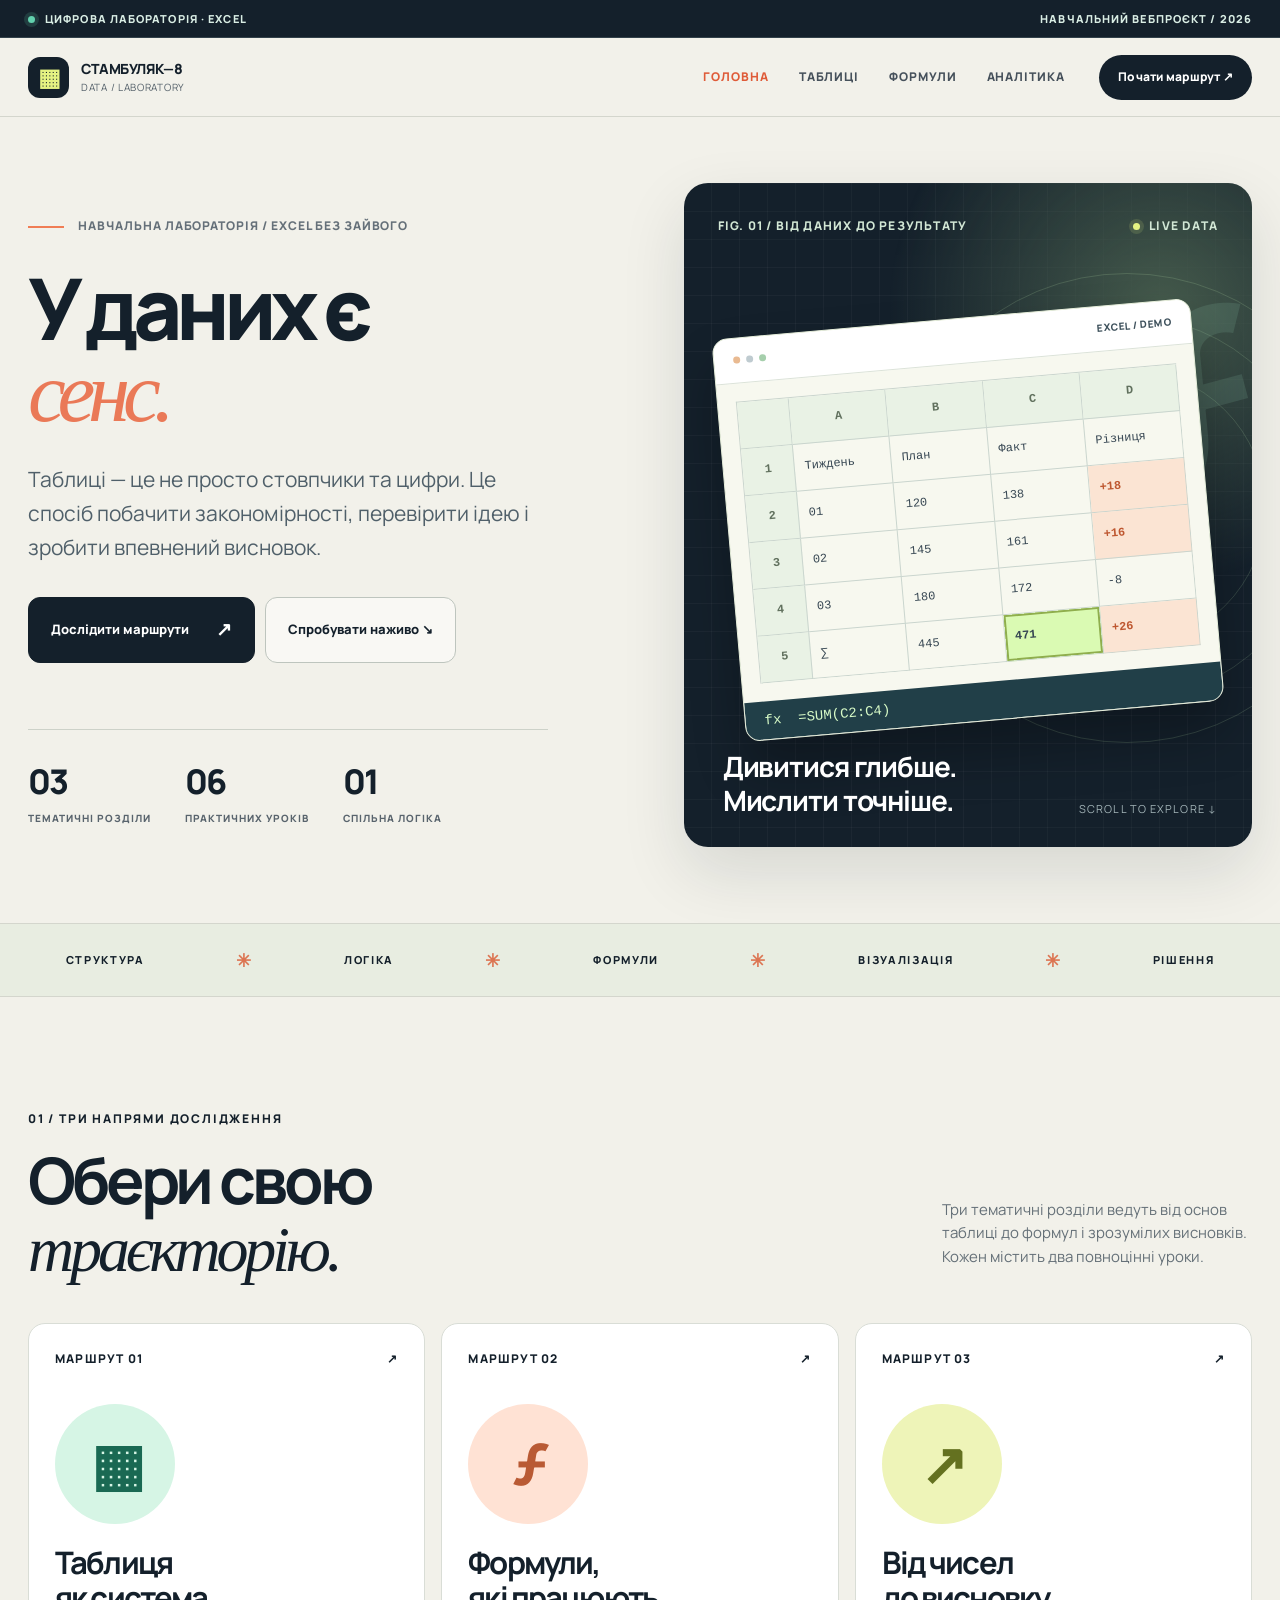
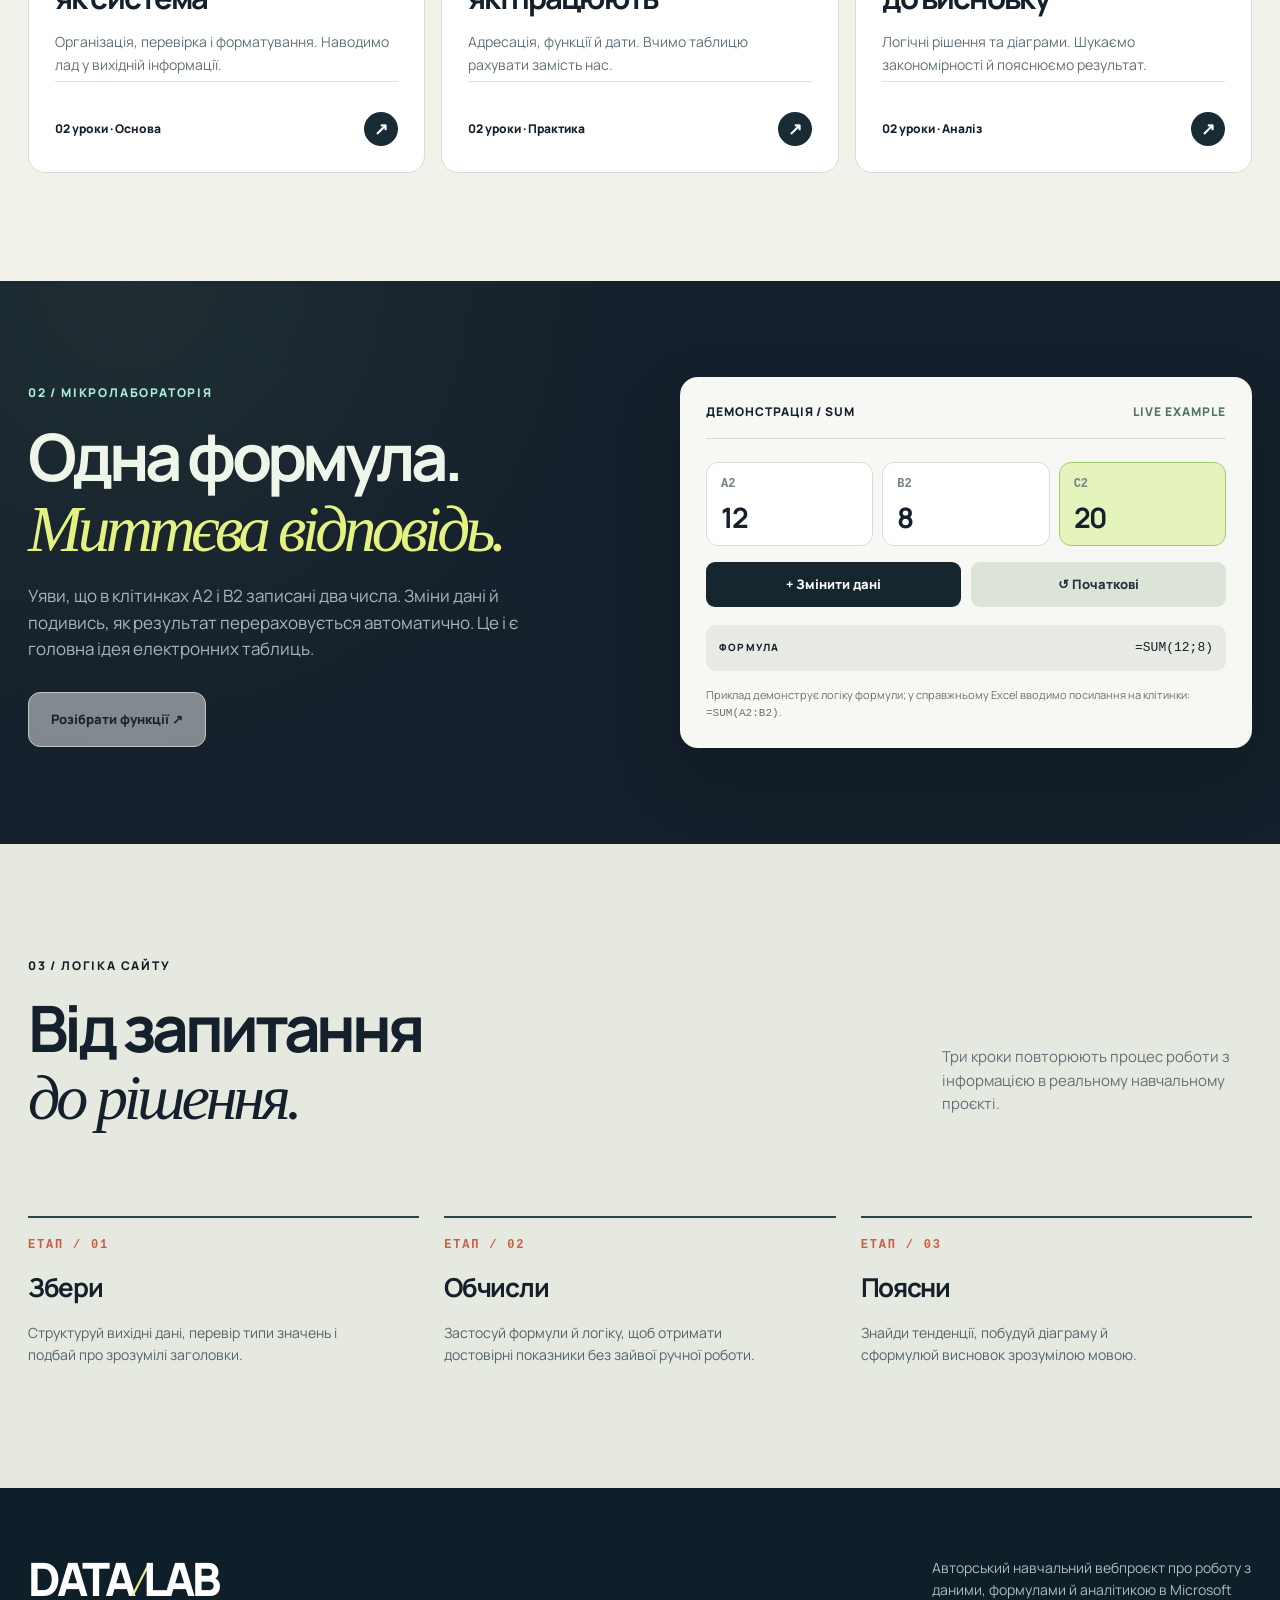
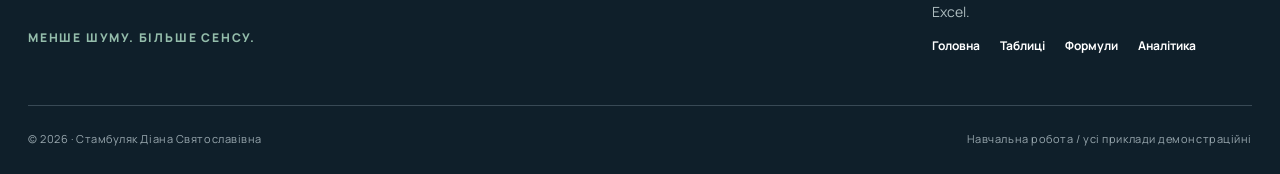
<file: index.html>
<!doctype html>
<html lang="uk"><head><meta charset="utf-8"><meta name="viewport" content="width=device-width,initial-scale=1">
<title>Дані мають сенс — Стамбуляк-8</title><meta name="description" content="Авторський освітній сайт про роботу з даними в Excel: структура таблиць, формули, логіка й діаграми.">
<meta name="theme-color" content="#14202b"><link rel="icon" href="favicon.svg" type="image/svg+xml"><link rel="stylesheet" href="style.css">
</head><body><a class="skip-link" href="#content" style="position:absolute;top:-100px;left:0;background:white;padding:12px;z-index:99" onfocus="this.style.top='0'" onblur="this.style.top='-100px'">Перейти до змісту</a>
<div class="top-note"><div class="container"><span><span class="note-dot"></span>Цифрова лабораторія · Excel</span><span>Навчальний вебпроєкт / 2026</span></div></div>
<header class="site-header"><div class="container header-inner"><a class="brand" href="index.html" aria-label="На головну"><span class="brand-icon" aria-hidden="true">▦</span><span class="brand-text"><strong>СТАМБУЛЯК—8</strong><small>DATA / LABORATORY</small></span></a><nav class="main-nav" id="mainNav" aria-label="Основна навігація"><a class="nav-link active" href="index.html">Головна</a>
<a class="nav-link" href="foundation.html">Таблиці</a>
<a class="nav-link" href="formulas.html">Формули</a>
<a class="nav-link" href="insights.html">Аналітика</a></nav><a class="header-action" href="foundation.html">Почати маршрут ↗</a><button class="menu-btn" id="menuButton" aria-controls="mainNav" aria-expanded="false">Меню ☰</button></div></header>
<main id="content"><section class="home-hero"><div class="container hero-grid"><div class="hero-copy"><div class="vertical-kicker">Навчальна лабораторія / Excel без зайвого</div><h1>У даних є <span class="serif">сенс.</span></h1><p class="hero-lead">Таблиці — це не просто стовпчики та цифри. Це спосіб побачити закономірності, перевірити ідею і зробити впевнений висновок.</p><div class="hero-buttons"><a class="btn-primary" href="foundation.html">Дослідити маршрути <span>↗</span></a><a class="btn-outline" href="#lab">Спробувати наживо ↘</a></div><div class="hero-micro"><div><strong>03</strong><small>тематичні розділи</small></div><div><strong>06</strong><small>практичних уроків</small></div><div><strong>01</strong><small>спільна логіка</small></div></div></div>
<div class="hero-art" role="img" aria-label="Авторська ілюстрація Excel-таблиці з формулою та виділеними клітинками"><div class="art-top"><span>FIG. 01 / ВІД ДАНИХ ДО РЕЗУЛЬТАТУ</span><span class="pulse">LIVE DATA</span></div><div class="art-orbit"></div><div class="art-giant">ƒ</div><div class="sheet-card"><div class="sheet-toolbar"><i class="window-dot"></i><i class="window-dot"></i><i class="window-dot"></i><span class="sheet-title">EXCEL / DEMO</span></div><div class="sheet-inner"><div class="grid-sheet"><div class="head"></div><div class="head">A</div><div class="head">B</div><div class="head">C</div><div class="head">D</div><div class="head">1</div><div>Тиждень</div><div>План</div><div>Факт</div><div>Різниця</div><div class="head">2</div><div>01</div><div>120</div><div>138</div><div class="result">+18</div><div class="head">3</div><div>02</div><div>145</div><div>161</div><div class="result">+16</div><div class="head">4</div><div>03</div><div>180</div><div>172</div><div>-8</div><div class="head">5</div><div>∑</div><div>445</div><div class="selected">471</div><div class="result">+26</div></div></div><div class="formula-strip">fx &nbsp;=SUM(C2:C4)</div></div><div class="art-bottom"><b>Дивитися глибше.<br>Мислити точніше.</b><span>SCROLL TO EXPLORE ↓</span></div></div></div></section>
<div class="ticker"><div class="container ticker-content"><span>структура</span><span class="asterisk">✳</span><span>логіка</span><span class="asterisk">✳</span><span>формули</span><span class="asterisk">✳</span><span>візуалізація</span><span class="asterisk">✳</span><span>рішення</span></div></div>
<section class="section" id="routes"><div class="container"><div class="section-header"><div><span class="eyebrow">01 / Три напрями дослідження</span><h2>Обери свою<br><span class="serif">траєкторію.</span></h2></div><p>Три тематичні розділи ведуть від основ таблиці до формул і зрозумілих висновків. Кожен містить два повноцінні уроки.</p></div><div class="route-grid">
<a class="route-card route-1" href="foundation.html"><div class="topline"><span>Маршрут 01</span><span>↗</span></div><div class="route-bubble">▦</div><h3>Таблиця<br>як система</h3><p>Організація, перевірка і форматування. Наводимо лад у вихідній інформації.</p><div class="card-bottom"><span>02 уроки · Основа</span><span class="arrow">↗</span></div></a>
<a class="route-card route-2" href="formulas.html"><div class="topline"><span>Маршрут 02</span><span>↗</span></div><div class="route-bubble">ƒ</div><h3>Формули,<br>які працюють</h3><p>Адресація, функції й дати. Вчимо таблицю рахувати замість нас.</p><div class="card-bottom"><span>02 уроки · Практика</span><span class="arrow">↗</span></div></a>
<a class="route-card route-3" href="insights.html"><div class="topline"><span>Маршрут 03</span><span>↗</span></div><div class="route-bubble">↗</div><h3>Від чисел<br>до висновку</h3><p>Логічні рішення та діаграми. Шукаємо закономірності й пояснюємо результат.</p><div class="card-bottom"><span>02 уроки · Аналіз</span><span class="arrow">↗</span></div></a>
</div></div></section>
<section class="lab-strip" id="lab"><div class="container lab-grid"><div><span class="eyebrow" style="color:var(--mint)">02 / Мікролабораторія</span><h2>Одна формула.<br><span class="serif" style="color:var(--citron)">Миттєва відповідь.</span></h2><p>Уяви, що в клітинках A2 і B2 записані два числа. Зміни дані й подивись, як результат перераховується автоматично. Це і є головна ідея електронних таблиць.</p><a class="btn-outline" style="color:#17242b;margin-top:12px" href="functions.html">Розібрати функції ↗</a></div><div class="interactive-box"><div class="ibox-top"><span>Демонстрація / SUM</span><span>LIVE EXAMPLE</span></div><div class="cell-row"><div class="mini-cell"><label>A2</label><strong id="liveA">12</strong></div><div class="mini-cell"><label>B2</label><strong id="liveB">8</strong></div><div class="mini-cell result"><label>C2</label><strong id="liveC">20</strong></div></div><div class="lab-actions"><button id="plusDemo" type="button">+ Змінити дані</button><button id="resetDemo" type="button">↺ Початкові</button></div><div class="formula-inline"><span class="eyebrow" style="font-size:10px">Формула</span><code id="sumFormula">=SUM(12;8)</code></div><p style="font-size:11px;color:#66726c;margin:15px 0 0">Приклад демонструє логіку формули; у справжньому Excel вводимо посилання на клітинки: <code>=SUM(A2:B2)</code>.</p></div></div></section>
<section class="section content-band"><div class="container"><div class="section-header"><div><span class="eyebrow">03 / Логіка сайту</span><h2>Від запитання<br><span class="serif">до рішення.</span></h2></div><p>Три кроки повторюють процес роботи з інформацією в реальному навчальному проєкті.</p></div><div class="steps-grid"><div class="step"><div class="num">ЕТАП / 01</div><h3>Збери</h3><p>Структуруй вихідні дані, перевір типи значень і подбай про зрозумілі заголовки.</p></div><div class="step"><div class="num">ЕТАП / 02</div><h3>Обчисли</h3><p>Застосуй формули й логіку, щоб отримати достовірні показники без зайвої ручної роботи.</p></div><div class="step"><div class="num">ЕТАП / 03</div><h3>Поясни</h3><p>Знайди тенденції, побудуй діаграму й сформулюй висновок зрозумілою мовою.</p></div></div></div></section></main>
<footer class="footer"><div class="container"><div class="footer-top"><div><div class="footer-logo">DATA<em>/</em>LAB</div><div class="eyebrow" style="color:#94bdab;margin-top:12px">Менше шуму. Більше сенсу.</div></div><div><p class="footer-copy">Авторський навчальний вебпроєкт про роботу з даними, формулами й аналітикою в Microsoft Excel.</p><nav class="footer-links" aria-label="Навігація внизу"><a href="index.html">Головна</a><a href="foundation.html">Таблиці</a><a href="formulas.html">Формули</a><a href="insights.html">Аналітика</a></nav></div></div><div class="footer-bottom"><span>© 2026 · Стамбуляк Діана Святославівна</span><span>Навчальна робота / усі приклади демонстраційні</span></div></div></footer>
<script src="site.js" defer></script></body></html>
</file>
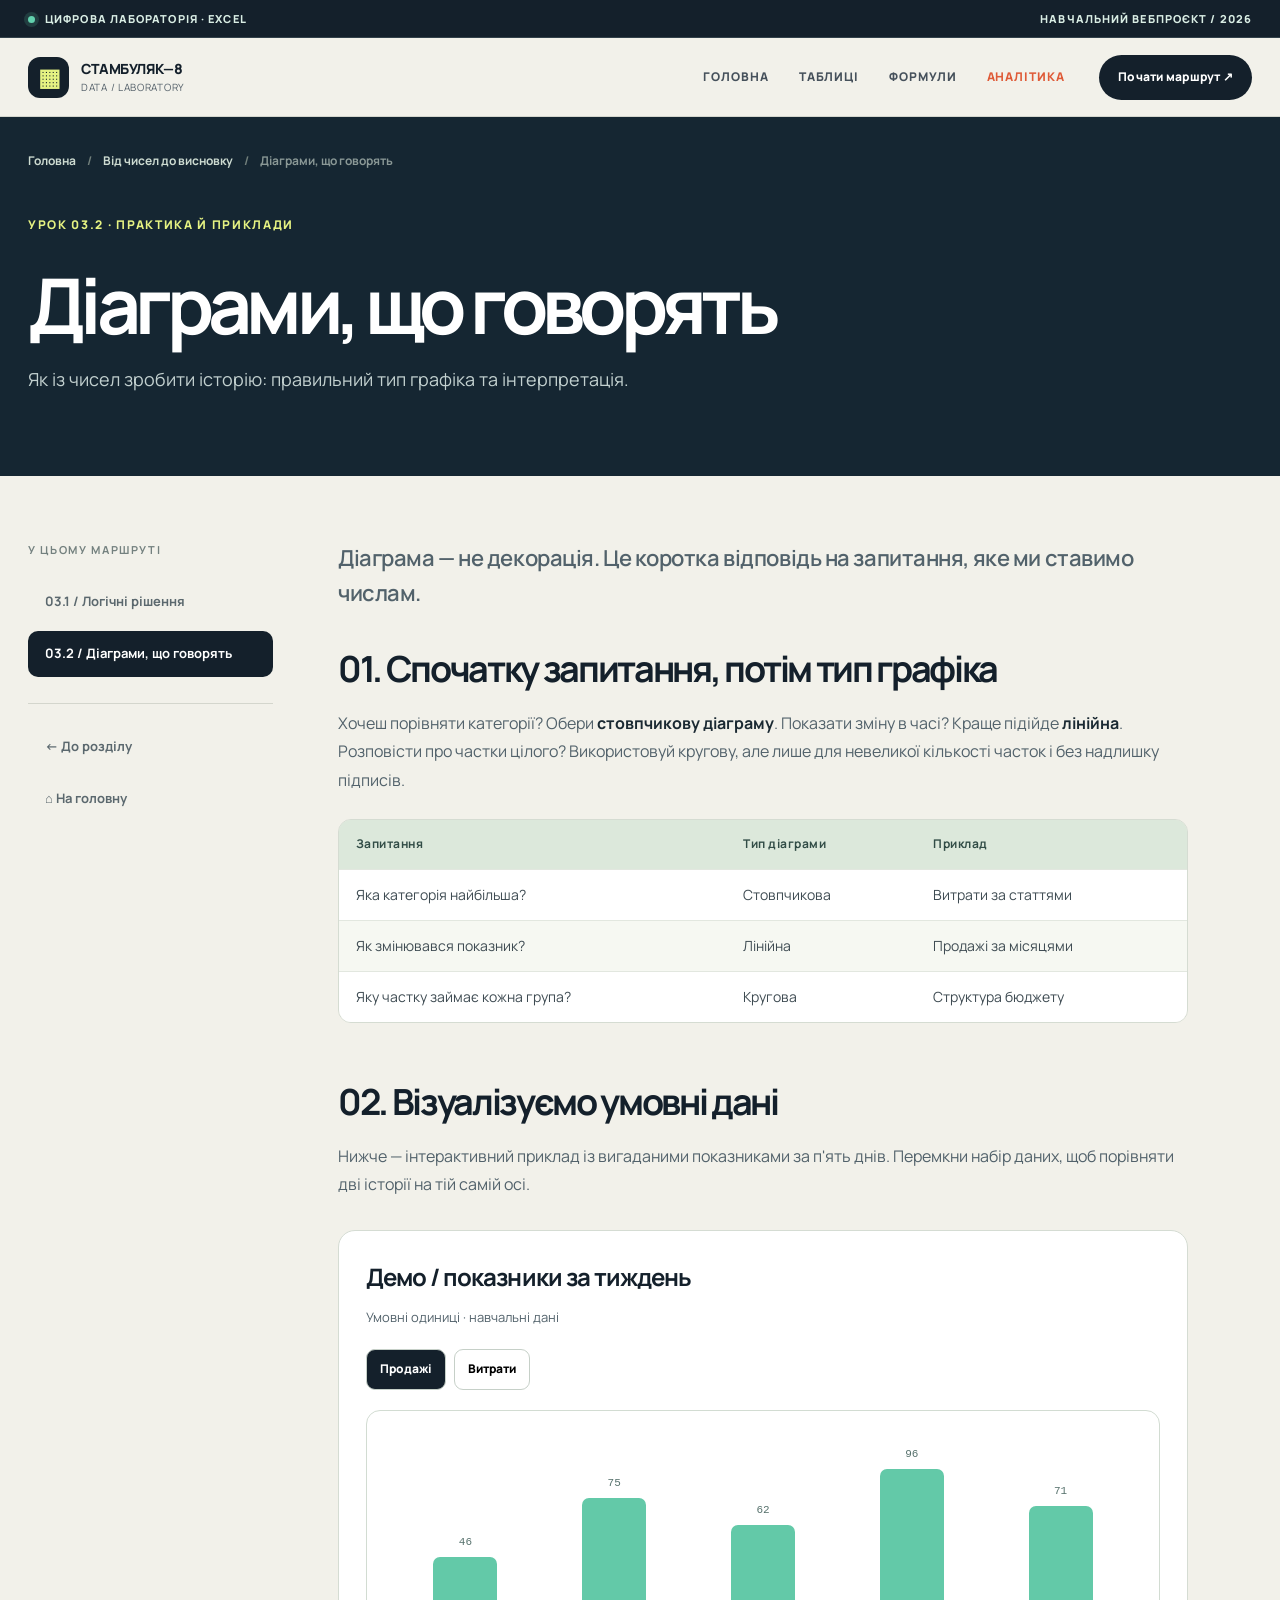
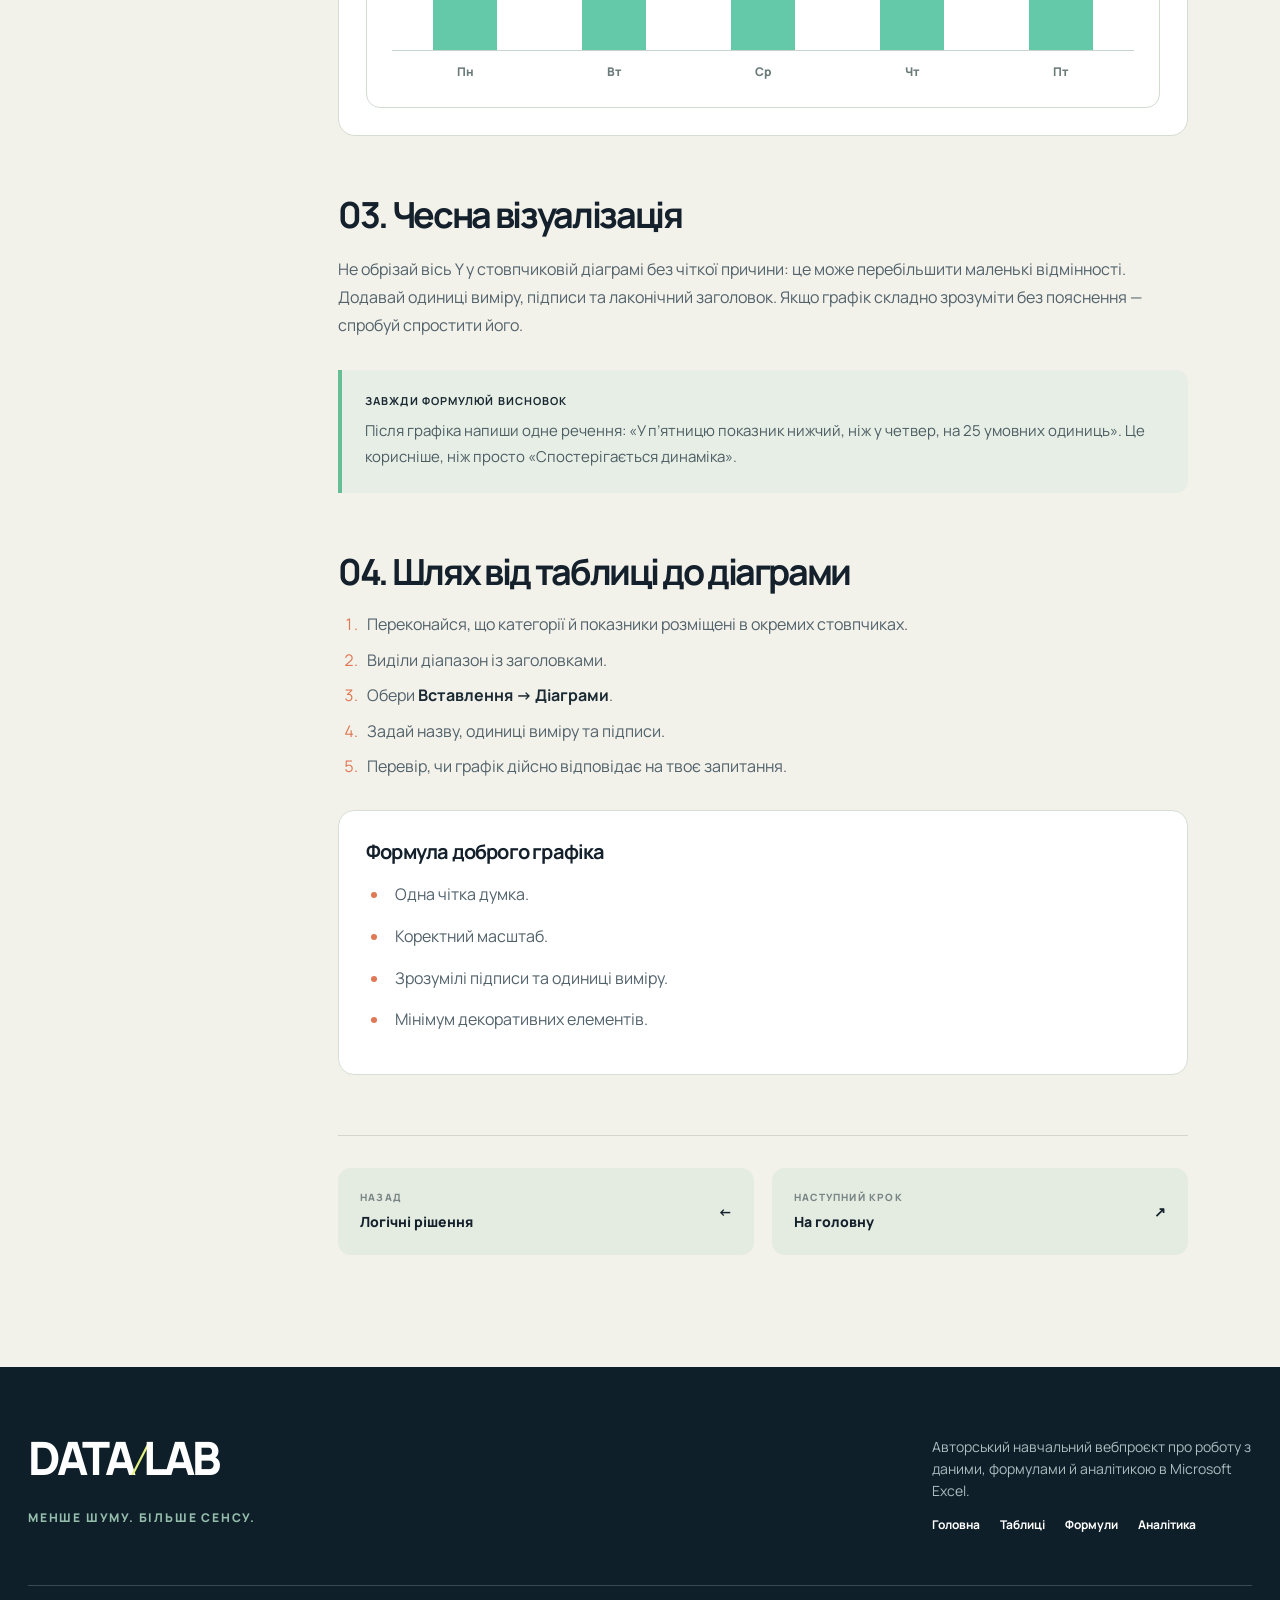
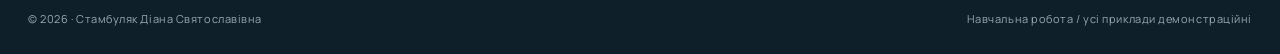
<file: charts.html>
<!doctype html>
<html lang="uk"><head><meta charset="utf-8"><meta name="viewport" content="width=device-width,initial-scale=1">
<title>Діаграми, що говорять — Стамбуляк-8</title><meta name="description" content="Як із чисел зробити історію: правильний тип графіка та інтерпретація.">
<meta name="theme-color" content="#14202b"><link rel="icon" href="favicon.svg" type="image/svg+xml"><link rel="stylesheet" href="style.css">
</head><body><a class="skip-link" href="#content" style="position:absolute;top:-100px;left:0;background:white;padding:12px;z-index:99" onfocus="this.style.top='0'" onblur="this.style.top='-100px'">Перейти до змісту</a>
<div class="top-note"><div class="container"><span><span class="note-dot"></span>Цифрова лабораторія · Excel</span><span>Навчальний вебпроєкт / 2026</span></div></div>
<header class="site-header"><div class="container header-inner"><a class="brand" href="index.html" aria-label="На головну"><span class="brand-icon" aria-hidden="true">▦</span><span class="brand-text"><strong>СТАМБУЛЯК—8</strong><small>DATA / LABORATORY</small></span></a><nav class="main-nav" id="mainNav" aria-label="Основна навігація"><a class="nav-link" href="index.html">Головна</a>
<a class="nav-link" href="foundation.html">Таблиці</a>
<a class="nav-link" href="formulas.html">Формули</a>
<a class="nav-link active" href="insights.html">Аналітика</a></nav><a class="header-action" href="foundation.html">Почати маршрут ↗</a><button class="menu-btn" id="menuButton" aria-controls="mainNav" aria-expanded="false">Меню ☰</button></div></header>
<main id="content"><section class="lesson-header" style="--accent:#e5f282"><div class="container"><nav class="breadcrumb" aria-label="Шлях сторінки"><a href="index.html">Головна</a><span class="sep">/</span><a href="insights.html">Від чисел до висновку</a><span class="sep">/</span><span>Діаграми, що говорять</span></nav><span class="lesson-chip">Урок 03.2 · Практика й приклади</span><h1>Діаграми, що говорять</h1><p class="lesson-summary">Як із чисел зробити історію: правильний тип графіка та інтерпретація.</p></div></section><div class="container lesson-layout"><aside class="sidebar" aria-label="Навігація уроків"><h4>У цьому маршруті</h4><a class="" href="logic.html">03.1 / Логічні рішення</a><a class="active" href="charts.html">03.2 / Діаграми, що говорять</a><div class="sidebar-foot"><a href="insights.html">← До розділу</a><a href="index.html">⌂ На головну</a></div></aside><article class="reading"><p class="intro">Діаграма — не декорація. Це коротка відповідь на запитання, яке ми ставимо числам.</p><h2>01. Спочатку запитання, потім тип графіка</h2><p>Хочеш порівняти категорії? Обери <strong>стовпчикову діаграму</strong>. Показати зміну в часі? Краще підійде <strong>лінійна</strong>. Розповісти про частки цілого? Використовуй кругову, але лише для невеликої кількості часток і без надлишку підписів.</p><table class="example-table"><thead><tr><th>Запитання</th><th>Тип діаграми</th><th>Приклад</th></tr></thead><tbody><tr><td>Яка категорія найбільша?</td><td>Стовпчикова</td><td>Витрати за статтями</td></tr><tr><td>Як змінювався показник?</td><td>Лінійна</td><td>Продажі за місяцями</td></tr><tr><td>Яку частку займає кожна група?</td><td>Кругова</td><td>Структура бюджету</td></tr></tbody></table>
<h2>02. Візуалізуємо умовні дані</h2><p>Нижче — інтерактивний приклад із вигаданими показниками за п'ять днів. Перемкни набір даних, щоб порівняти дві історії на тій самій осі.</p>
<div class="demo-control"><h3>Демо / показники за тиждень</h3><p style="font-size:13px">Умовні одиниці · навчальні дані</p><div class="chart-controls"><button type="button" class="active" aria-pressed="true" data-chart="sales">Продажі</button><button type="button" aria-pressed="false" data-chart="expenses">Витрати</button></div><div class="chart-box"><div class="chart-bars" id="chartBars" role="img" aria-label="Стовпчикова діаграма умовних показників за п'ять днів"></div><div class="bar-labels" id="chartLabels"></div></div></div>
<h2>03. Чесна візуалізація</h2><p>Не обрізай вісь Y у стовпчиковій діаграмі без чіткої причини: це може перебільшити маленькі відмінності. Додавай одиниці виміру, підписи та лаконічний заголовок. Якщо графік складно зрозуміти без пояснення — спробуй спростити його.</p>
<aside class="tip "><strong>Завжди формулюй висновок</strong><p>Після графіка напиши одне речення: «У п’ятницю показник нижчий, ніж у четвер, на 25 умовних одиниць». Це корисніше, ніж просто «Спостерігається динаміка».</p></aside>
<h2>04. Шлях від таблиці до діаграми</h2><ol><li>Переконайся, що категорії й показники розміщені в окремих стовпчиках.</li><li>Виділи діапазон із заголовками.</li><li>Обери <strong>Вставлення → Діаграми</strong>.</li><li>Задай назву, одиниці виміру та підписи.</li><li>Перевір, чи графік дійсно відповідає на твоє запитання.</li></ol><div class="checklist"><h3>Формула доброго графіка</h3><ul><li>Одна чітка думка.</li><li>Коректний масштаб.</li><li>Зрозумілі підписи та одиниці виміру.</li><li>Мінімум декоративних елементів.</li></ul></div><div class="lesson-end"><a class="next-link" href="logic.html"><span><small>Назад</small>Логічні рішення</span><span>←</span></a><a class="next-link" href="index.html"><span><small>Наступний крок</small>На головну</span><span>↗</span></a></div></article></div></main>
<footer class="footer"><div class="container"><div class="footer-top"><div><div class="footer-logo">DATA<em>/</em>LAB</div><div class="eyebrow" style="color:#94bdab;margin-top:12px">Менше шуму. Більше сенсу.</div></div><div><p class="footer-copy">Авторський навчальний вебпроєкт про роботу з даними, формулами й аналітикою в Microsoft Excel.</p><nav class="footer-links" aria-label="Навігація внизу"><a href="index.html">Головна</a><a href="foundation.html">Таблиці</a><a href="formulas.html">Формули</a><a href="insights.html">Аналітика</a></nav></div></div><div class="footer-bottom"><span>© 2026 · Стамбуляк Діана Святославівна</span><span>Навчальна робота / усі приклади демонстраційні</span></div></div></footer>
<script src="site.js" defer></script></body></html>
</file>
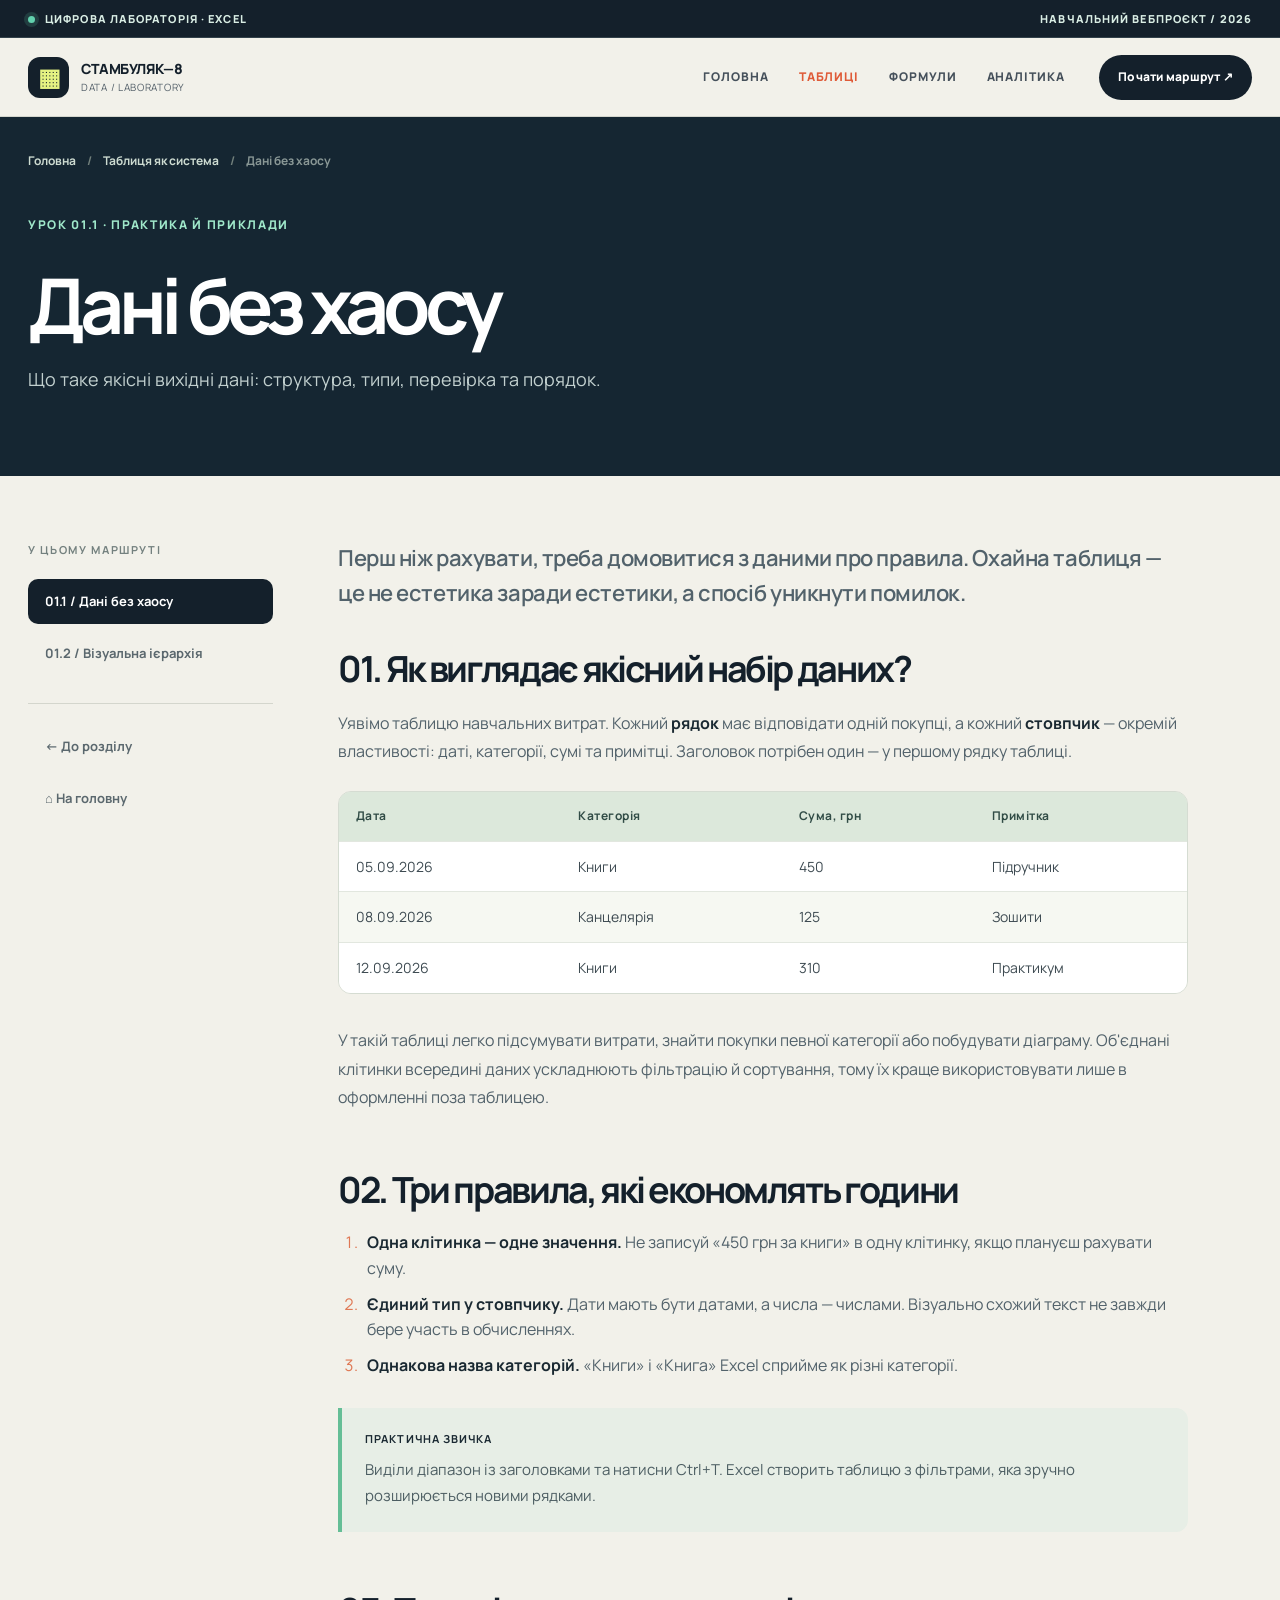
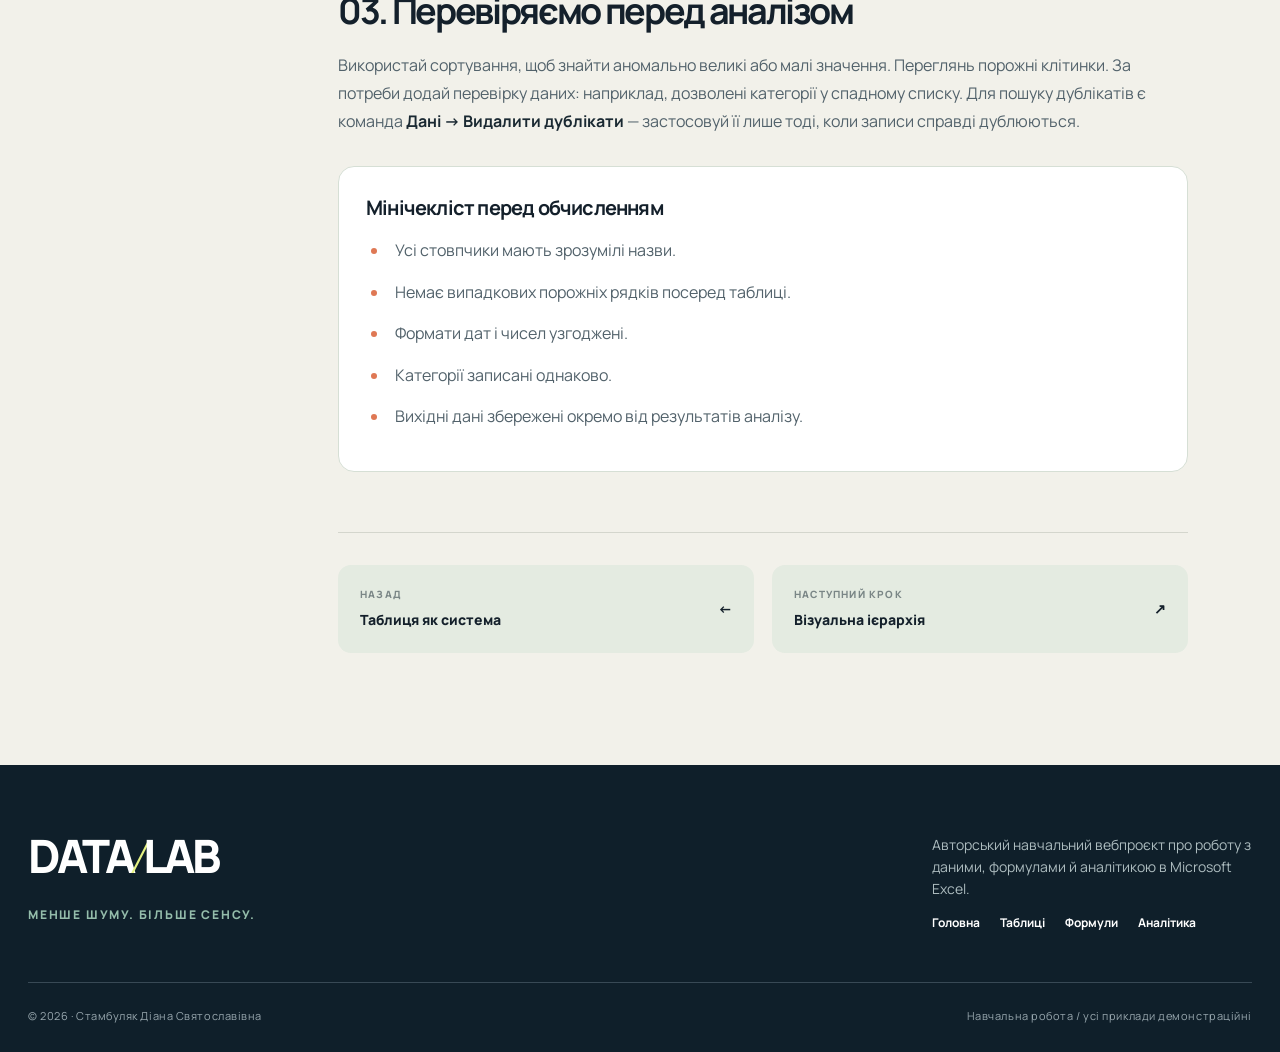
<file: clean-data.html>
<!doctype html>
<html lang="uk"><head><meta charset="utf-8"><meta name="viewport" content="width=device-width,initial-scale=1">
<title>Дані без хаосу — Стамбуляк-8</title><meta name="description" content="Що таке якісні вихідні дані: структура, типи, перевірка та порядок.">
<meta name="theme-color" content="#14202b"><link rel="icon" href="favicon.svg" type="image/svg+xml"><link rel="stylesheet" href="style.css">
</head><body><a class="skip-link" href="#content" style="position:absolute;top:-100px;left:0;background:white;padding:12px;z-index:99" onfocus="this.style.top='0'" onblur="this.style.top='-100px'">Перейти до змісту</a>
<div class="top-note"><div class="container"><span><span class="note-dot"></span>Цифрова лабораторія · Excel</span><span>Навчальний вебпроєкт / 2026</span></div></div>
<header class="site-header"><div class="container header-inner"><a class="brand" href="index.html" aria-label="На головну"><span class="brand-icon" aria-hidden="true">▦</span><span class="brand-text"><strong>СТАМБУЛЯК—8</strong><small>DATA / LABORATORY</small></span></a><nav class="main-nav" id="mainNav" aria-label="Основна навігація"><a class="nav-link" href="index.html">Головна</a>
<a class="nav-link active" href="foundation.html">Таблиці</a>
<a class="nav-link" href="formulas.html">Формули</a>
<a class="nav-link" href="insights.html">Аналітика</a></nav><a class="header-action" href="foundation.html">Почати маршрут ↗</a><button class="menu-btn" id="menuButton" aria-controls="mainNav" aria-expanded="false">Меню ☰</button></div></header>
<main id="content"><section class="lesson-header" style="--accent:#9fe8ca"><div class="container"><nav class="breadcrumb" aria-label="Шлях сторінки"><a href="index.html">Головна</a><span class="sep">/</span><a href="foundation.html">Таблиця як система</a><span class="sep">/</span><span>Дані без хаосу</span></nav><span class="lesson-chip">Урок 01.1 · Практика й приклади</span><h1>Дані без хаосу</h1><p class="lesson-summary">Що таке якісні вихідні дані: структура, типи, перевірка та порядок.</p></div></section><div class="container lesson-layout"><aside class="sidebar" aria-label="Навігація уроків"><h4>У цьому маршруті</h4><a class="active" href="clean-data.html">01.1 / Дані без хаосу</a><a class="" href="formatting.html">01.2 / Візуальна ієрархія</a><div class="sidebar-foot"><a href="foundation.html">← До розділу</a><a href="index.html">⌂ На головну</a></div></aside><article class="reading"><p class="intro">Перш ніж рахувати, треба домовитися з даними про правила. Охайна таблиця — це не естетика заради естетики, а спосіб уникнути помилок.</p><h2>01. Як виглядає якісний набір даних?</h2><p>Уявімо таблицю навчальних витрат. Кожний <strong>рядок</strong> має відповідати одній покупці, а кожний <strong>стовпчик</strong> — окремій властивості: даті, категорії, сумі та примітці. Заголовок потрібен один — у першому рядку таблиці.</p>
<table class="example-table"><thead><tr><th>Дата</th><th>Категорія</th><th>Сума, грн</th><th>Примітка</th></tr></thead><tbody><tr><td>05.09.2026</td><td>Книги</td><td>450</td><td>Підручник</td></tr><tr><td>08.09.2026</td><td>Канцелярія</td><td>125</td><td>Зошити</td></tr><tr><td>12.09.2026</td><td>Книги</td><td>310</td><td>Практикум</td></tr></tbody></table>
<p>У такій таблиці легко підсумувати витрати, знайти покупки певної категорії або побудувати діаграму. Об'єднані клітинки всередині даних ускладнюють фільтрацію й сортування, тому їх краще використовувати лише в оформленні поза таблицею.</p>
<h2>02. Три правила, які економлять години</h2><ol><li><strong>Одна клітинка — одне значення.</strong> Не записуй «450 грн за книги» в одну клітинку, якщо плануєш рахувати суму.</li><li><strong>Єдиний тип у стовпчику.</strong> Дати мають бути датами, а числа — числами. Візуально схожий текст не завжди бере участь в обчисленнях.</li><li><strong>Однакова назва категорій.</strong> «Книги» і «Книга» Excel сприйме як різні категорії.</li></ol>
<aside class="tip "><strong>Практична звичка</strong><p>Виділи діапазон із заголовками та натисни Ctrl+T. Excel створить таблицю з фільтрами, яка зручно розширюється новими рядками.</p></aside>
<h2>03. Перевіряємо перед аналізом</h2><p>Використай сортування, щоб знайти аномально великі або малі значення. Переглянь порожні клітинки. За потреби додай перевірку даних: наприклад, дозволені категорії у спадному списку. Для пошуку дублікатів є команда <strong>Дані → Видалити дублікати</strong> — застосовуй її лише тоді, коли записи справді дублюються.</p>
<div class="checklist"><h3>Мінічекліст перед обчисленням</h3><ul><li>Усі стовпчики мають зрозумілі назви.</li><li>Немає випадкових порожніх рядків посеред таблиці.</li><li>Формати дат і чисел узгоджені.</li><li>Категорії записані однаково.</li><li>Вихідні дані збережені окремо від результатів аналізу.</li></ul></div><div class="lesson-end"><a class="next-link" href="foundation.html"><span><small>Назад</small>Таблиця як система</span><span>←</span></a><a class="next-link" href="formatting.html"><span><small>Наступний крок</small>Візуальна ієрархія</span><span>↗</span></a></div></article></div></main>
<footer class="footer"><div class="container"><div class="footer-top"><div><div class="footer-logo">DATA<em>/</em>LAB</div><div class="eyebrow" style="color:#94bdab;margin-top:12px">Менше шуму. Більше сенсу.</div></div><div><p class="footer-copy">Авторський навчальний вебпроєкт про роботу з даними, формулами й аналітикою в Microsoft Excel.</p><nav class="footer-links" aria-label="Навігація внизу"><a href="index.html">Головна</a><a href="foundation.html">Таблиці</a><a href="formulas.html">Формули</a><a href="insights.html">Аналітика</a></nav></div></div><div class="footer-bottom"><span>© 2026 · Стамбуляк Діана Святославівна</span><span>Навчальна робота / усі приклади демонстраційні</span></div></div></footer>
<script src="site.js" defer></script></body></html>
</file>
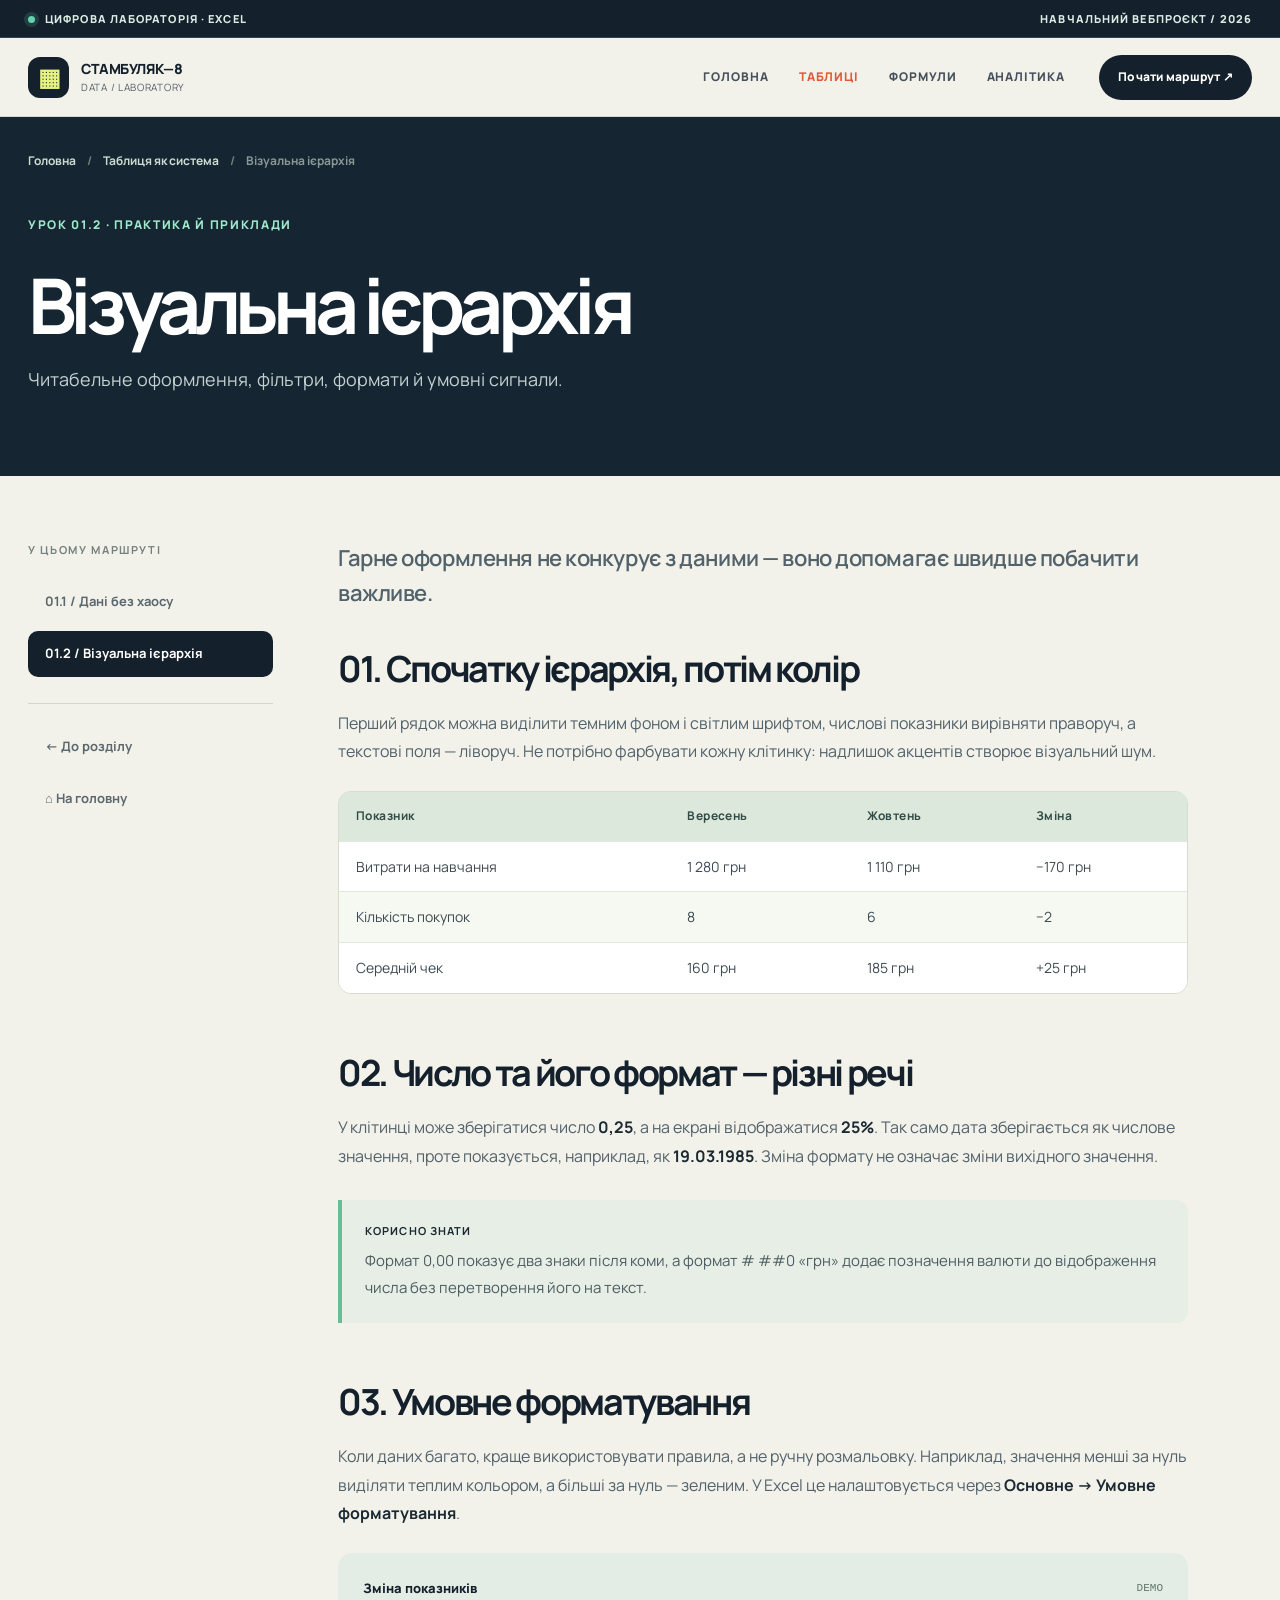
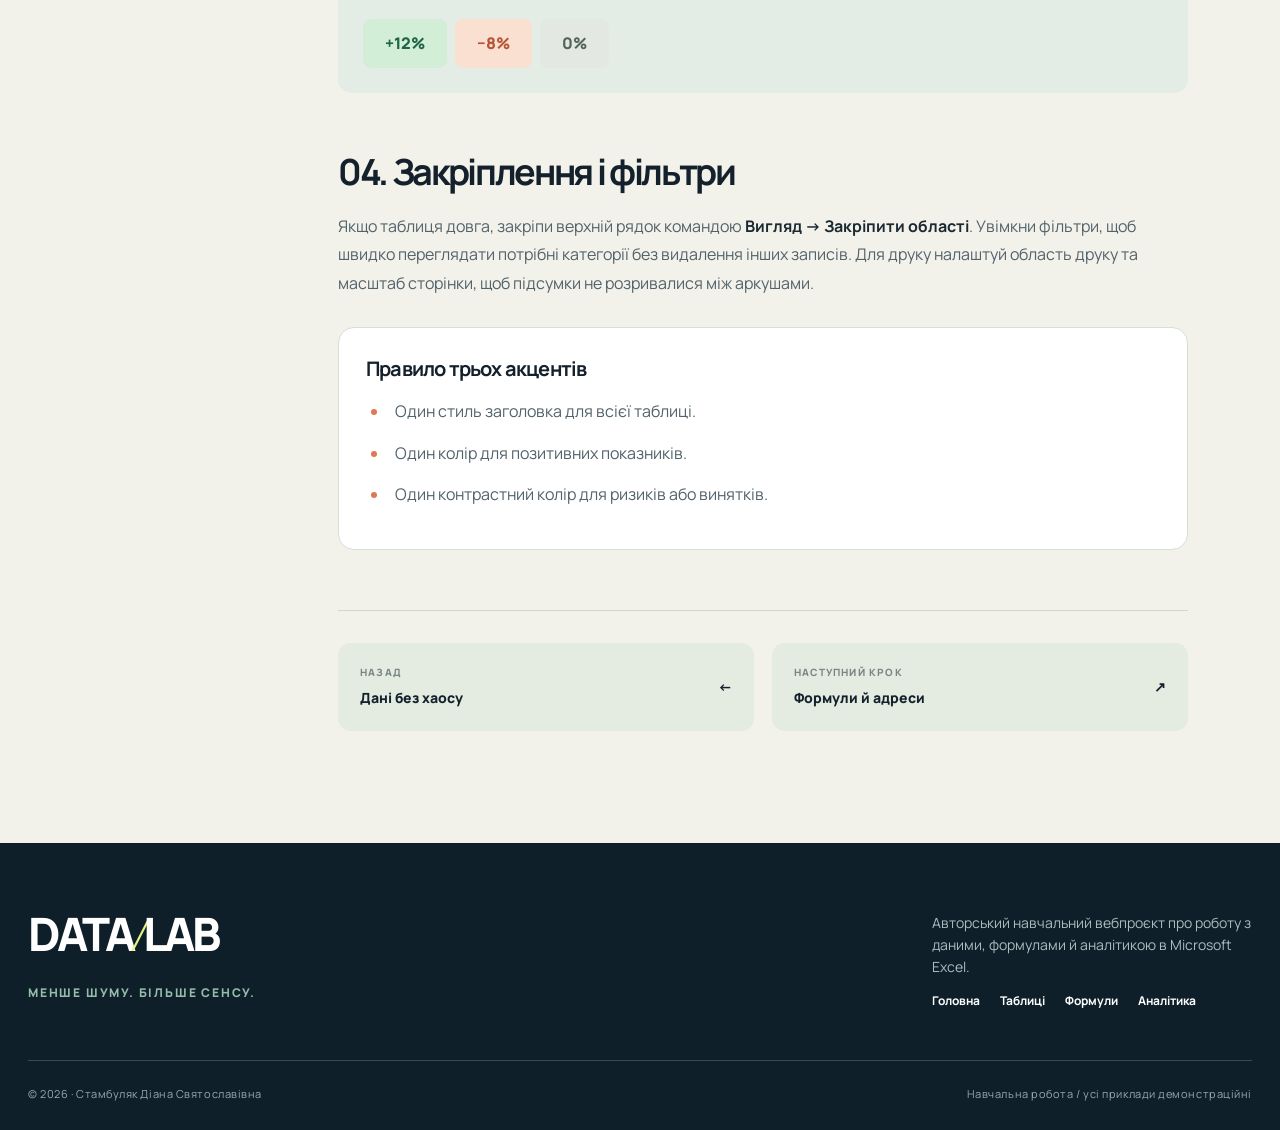
<file: formatting.html>
<!doctype html>
<html lang="uk"><head><meta charset="utf-8"><meta name="viewport" content="width=device-width,initial-scale=1">
<title>Візуальна ієрархія — Стамбуляк-8</title><meta name="description" content="Читабельне оформлення, фільтри, формати й умовні сигнали.">
<meta name="theme-color" content="#14202b"><link rel="icon" href="favicon.svg" type="image/svg+xml"><link rel="stylesheet" href="style.css">
</head><body><a class="skip-link" href="#content" style="position:absolute;top:-100px;left:0;background:white;padding:12px;z-index:99" onfocus="this.style.top='0'" onblur="this.style.top='-100px'">Перейти до змісту</a>
<div class="top-note"><div class="container"><span><span class="note-dot"></span>Цифрова лабораторія · Excel</span><span>Навчальний вебпроєкт / 2026</span></div></div>
<header class="site-header"><div class="container header-inner"><a class="brand" href="index.html" aria-label="На головну"><span class="brand-icon" aria-hidden="true">▦</span><span class="brand-text"><strong>СТАМБУЛЯК—8</strong><small>DATA / LABORATORY</small></span></a><nav class="main-nav" id="mainNav" aria-label="Основна навігація"><a class="nav-link" href="index.html">Головна</a>
<a class="nav-link active" href="foundation.html">Таблиці</a>
<a class="nav-link" href="formulas.html">Формули</a>
<a class="nav-link" href="insights.html">Аналітика</a></nav><a class="header-action" href="foundation.html">Почати маршрут ↗</a><button class="menu-btn" id="menuButton" aria-controls="mainNav" aria-expanded="false">Меню ☰</button></div></header>
<main id="content"><section class="lesson-header" style="--accent:#9fe8ca"><div class="container"><nav class="breadcrumb" aria-label="Шлях сторінки"><a href="index.html">Головна</a><span class="sep">/</span><a href="foundation.html">Таблиця як система</a><span class="sep">/</span><span>Візуальна ієрархія</span></nav><span class="lesson-chip">Урок 01.2 · Практика й приклади</span><h1>Візуальна ієрархія</h1><p class="lesson-summary">Читабельне оформлення, фільтри, формати й умовні сигнали.</p></div></section><div class="container lesson-layout"><aside class="sidebar" aria-label="Навігація уроків"><h4>У цьому маршруті</h4><a class="" href="clean-data.html">01.1 / Дані без хаосу</a><a class="active" href="formatting.html">01.2 / Візуальна ієрархія</a><div class="sidebar-foot"><a href="foundation.html">← До розділу</a><a href="index.html">⌂ На головну</a></div></aside><article class="reading"><p class="intro">Гарне оформлення не конкурує з даними — воно допомагає швидше побачити важливе.</p><h2>01. Спочатку ієрархія, потім колір</h2><p>Перший рядок можна виділити темним фоном і світлим шрифтом, числові показники вирівняти праворуч, а текстові поля — ліворуч. Не потрібно фарбувати кожну клітинку: надлишок акцентів створює візуальний шум.</p>
<table class="example-table"><thead><tr><th>Показник</th><th>Вересень</th><th>Жовтень</th><th>Зміна</th></tr></thead><tbody><tr><td>Витрати на навчання</td><td>1 280 грн</td><td>1 110 грн</td><td>−170 грн</td></tr><tr><td>Кількість покупок</td><td>8</td><td>6</td><td>−2</td></tr><tr><td>Середній чек</td><td>160 грн</td><td>185 грн</td><td>+25 грн</td></tr></tbody></table>
<h2>02. Число та його формат — різні речі</h2><p>У клітинці може зберігатися число <strong>0,25</strong>, а на екрані відображатися <strong>25%</strong>. Так само дата зберігається як числове значення, проте показується, наприклад, як <strong>19.03.1985</strong>. Зміна формату не означає зміни вихідного значення.</p>
<aside class="tip "><strong>Корисно знати</strong><p>Формат 0,00 показує два знаки після коми, а формат # ##0 «грн» додає позначення валюти до відображення числа без перетворення його на текст.</p></aside>
<h2>03. Умовне форматування</h2><p>Коли даних багато, краще використовувати правила, а не ручну розмальовку. Наприклад, значення менші за нуль виділяти теплим кольором, а більші за нуль — зеленим. У Excel це налаштовується через <strong>Основне → Умовне форматування</strong>.</p>
<div class="lesson-art"><div style="display:grid;grid-template-columns:1fr auto;gap:12px;align-items:center"><span style="font-size:13px;font-weight:800">Зміна показників</span><span class="mono" style="font-size:11px;color:#61766a">DEMO</span></div><div style="display:flex;gap:8px;margin-top:20px;flex-wrap:wrap"><span style="background:#d2eed7;padding:12px 22px;border-radius:8px;color:#216447;font-weight:800">+12%</span><span style="background:#fae0d0;padding:12px 22px;border-radius:8px;color:#b85437;font-weight:800">−8%</span><span style="background:#e3e9e2;padding:12px 22px;border-radius:8px;color:#53645b;font-weight:800">0%</span></div></div>
<h2>04. Закріплення і фільтри</h2><p>Якщо таблиця довга, закріпи верхній рядок командою <strong>Вигляд → Закріпити області</strong>. Увімкни фільтри, щоб швидко переглядати потрібні категорії без видалення інших записів. Для друку налаштуй область друку та масштаб сторінки, щоб підсумки не розривалися між аркушами.</p>
<div class="checklist"><h3>Правило трьох акцентів</h3><ul><li>Один стиль заголовка для всієї таблиці.</li><li>Один колір для позитивних показників.</li><li>Один контрастний колір для ризиків або винятків.</li></ul></div><div class="lesson-end"><a class="next-link" href="clean-data.html"><span><small>Назад</small>Дані без хаосу</span><span>←</span></a><a class="next-link" href="references.html"><span><small>Наступний крок</small>Формули й адреси</span><span>↗</span></a></div></article></div></main>
<footer class="footer"><div class="container"><div class="footer-top"><div><div class="footer-logo">DATA<em>/</em>LAB</div><div class="eyebrow" style="color:#94bdab;margin-top:12px">Менше шуму. Більше сенсу.</div></div><div><p class="footer-copy">Авторський навчальний вебпроєкт про роботу з даними, формулами й аналітикою в Microsoft Excel.</p><nav class="footer-links" aria-label="Навігація внизу"><a href="index.html">Головна</a><a href="foundation.html">Таблиці</a><a href="formulas.html">Формули</a><a href="insights.html">Аналітика</a></nav></div></div><div class="footer-bottom"><span>© 2026 · Стамбуляк Діана Святославівна</span><span>Навчальна робота / усі приклади демонстраційні</span></div></div></footer>
<script src="site.js" defer></script></body></html>
</file>
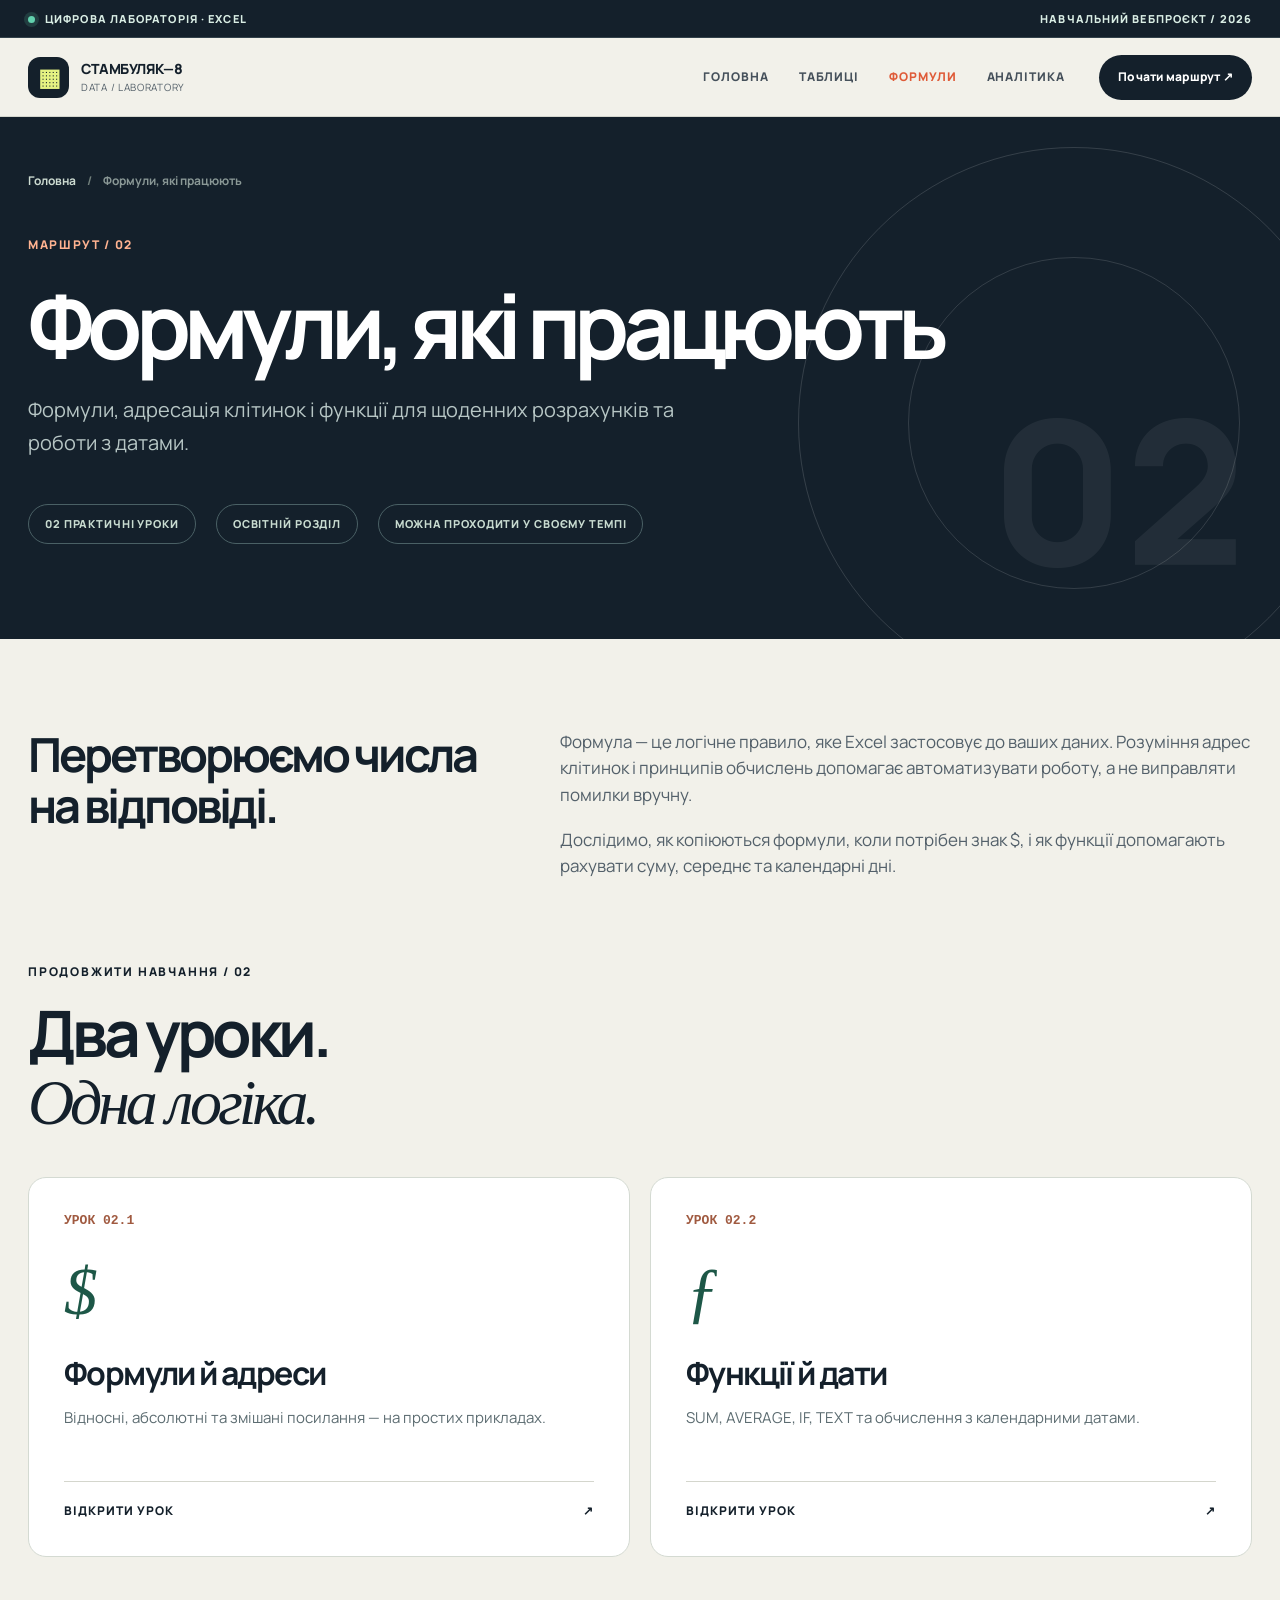
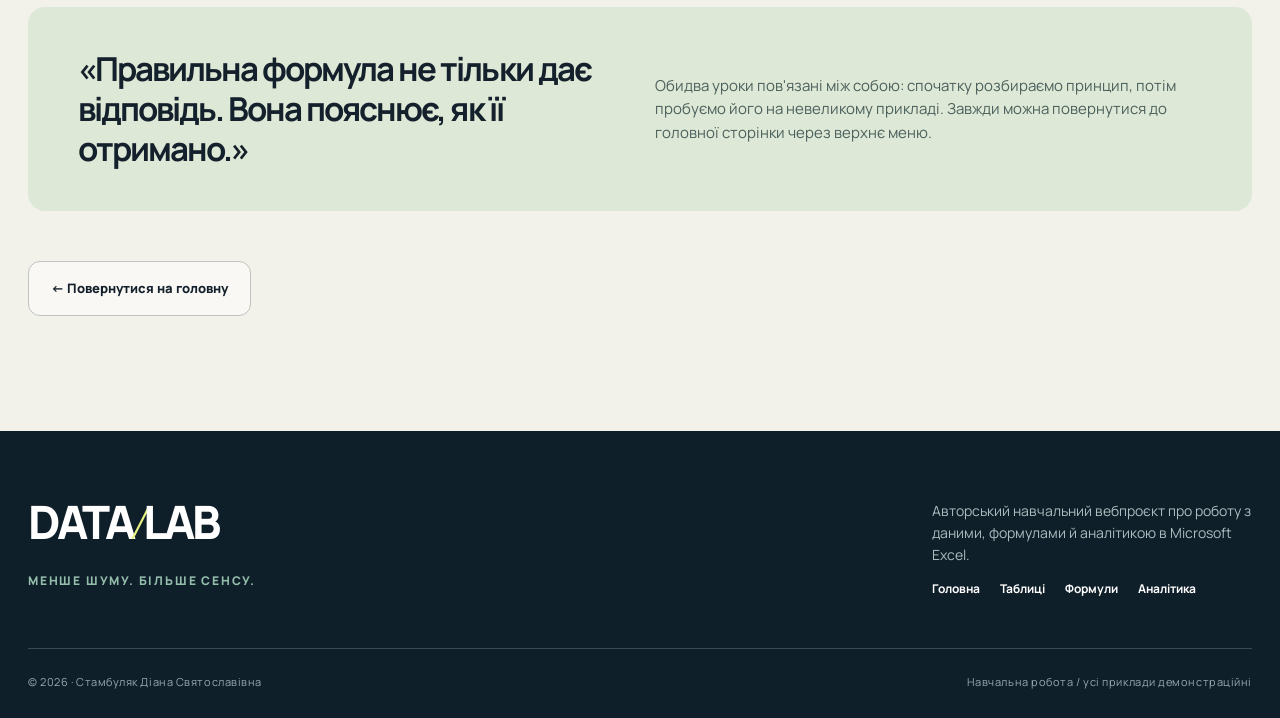
<file: formulas.html>
<!doctype html>
<html lang="uk"><head><meta charset="utf-8"><meta name="viewport" content="width=device-width,initial-scale=1">
<title>Формули, які працюють — Стамбуляк-8</title><meta name="description" content="Формули, адресація клітинок і функції для щоденних розрахунків та роботи з датами.">
<meta name="theme-color" content="#14202b"><link rel="icon" href="favicon.svg" type="image/svg+xml"><link rel="stylesheet" href="style.css">
</head><body><a class="skip-link" href="#content" style="position:absolute;top:-100px;left:0;background:white;padding:12px;z-index:99" onfocus="this.style.top='0'" onblur="this.style.top='-100px'">Перейти до змісту</a>
<div class="top-note"><div class="container"><span><span class="note-dot"></span>Цифрова лабораторія · Excel</span><span>Навчальний вебпроєкт / 2026</span></div></div>
<header class="site-header"><div class="container header-inner"><a class="brand" href="index.html" aria-label="На головну"><span class="brand-icon" aria-hidden="true">▦</span><span class="brand-text"><strong>СТАМБУЛЯК—8</strong><small>DATA / LABORATORY</small></span></a><nav class="main-nav" id="mainNav" aria-label="Основна навігація"><a class="nav-link" href="index.html">Головна</a>
<a class="nav-link" href="foundation.html">Таблиці</a>
<a class="nav-link active" href="formulas.html">Формули</a>
<a class="nav-link" href="insights.html">Аналітика</a></nav><a class="header-action" href="foundation.html">Почати маршрут ↗</a><button class="menu-btn" id="menuButton" aria-controls="mainNav" aria-expanded="false">Меню ☰</button></div></header>
<main id="content"><section class="topic-hero" style="--accent:#ffb391"><div class="container"><nav class="breadcrumb" aria-label="Шлях сторінки"><a href="index.html">Головна</a><span class="sep">/</span><span>Формули, які працюють</span></nav><span class="topic-index">Маршрут / 02</span><h1>Формули, які працюють</h1><p class="lead">Формули, адресація клітинок і функції для щоденних розрахунків та роботи з датами.</p><div class="topic-meta"><span>02 практичні уроки</span><span>Освітній розділ</span><span>Можна проходити у своєму темпі</span></div><div class="topic-mark">02</div></div></section><section class="topic-body"><div class="container"><div class="topic-intro"><h2>Перетворюємо числа на відповіді.</h2><div><p>Формула — це логічне правило, яке Excel застосовує до ваших даних. Розуміння адрес клітинок і принципів обчислень допомагає автоматизувати роботу, а не виправляти помилки вручну.</p><p>Дослідимо, як копіюються формули, коли потрібен знак $, і як функції допомагають рахувати суму, середнє та календарні дні.</p></div></div><div class="section-header" style="margin-top:40px"><div><span class="eyebrow">Продовжити навчання / 02</span><h3>Два уроки.<br><span class="serif">Одна логіка.</span></h3></div></div><div class="lesson-pair"><a class="lesson-card" href="references.html"><span class="count">УРОК 02.1</span><div class="glyph" aria-hidden="true">$</div><h3>Формули й адреси</h3><p>Відносні, абсолютні та змішані посилання — на простих прикладах.</p><div class="open"><span>Відкрити урок</span><span>↗</span></div></a><a class="lesson-card" href="functions.html"><span class="count">УРОК 02.2</span><div class="glyph" aria-hidden="true">ƒ</div><h3>Функції й дати</h3><p>SUM, AVERAGE, IF, TEXT та обчислення з календарними датами.</p><div class="open"><span>Відкрити урок</span><span>↗</span></div></a></div><div class="topic-quote"><strong>«Правильна формула не тільки дає відповідь. Вона пояснює, як її отримано.»</strong><p>Обидва уроки пов'язані між собою: спочатку розбираємо принцип, потім пробуємо його на невеликому прикладі. Завжди можна повернутися до головної сторінки через верхнє меню.</p></div><a class="btn-outline" href="index.html">← Повернутися на головну</a></div></section></main>
<footer class="footer"><div class="container"><div class="footer-top"><div><div class="footer-logo">DATA<em>/</em>LAB</div><div class="eyebrow" style="color:#94bdab;margin-top:12px">Менше шуму. Більше сенсу.</div></div><div><p class="footer-copy">Авторський навчальний вебпроєкт про роботу з даними, формулами й аналітикою в Microsoft Excel.</p><nav class="footer-links" aria-label="Навігація внизу"><a href="index.html">Головна</a><a href="foundation.html">Таблиці</a><a href="formulas.html">Формули</a><a href="insights.html">Аналітика</a></nav></div></div><div class="footer-bottom"><span>© 2026 · Стамбуляк Діана Святославівна</span><span>Навчальна робота / усі приклади демонстраційні</span></div></div></footer>
<script src="site.js" defer></script></body></html>
</file>
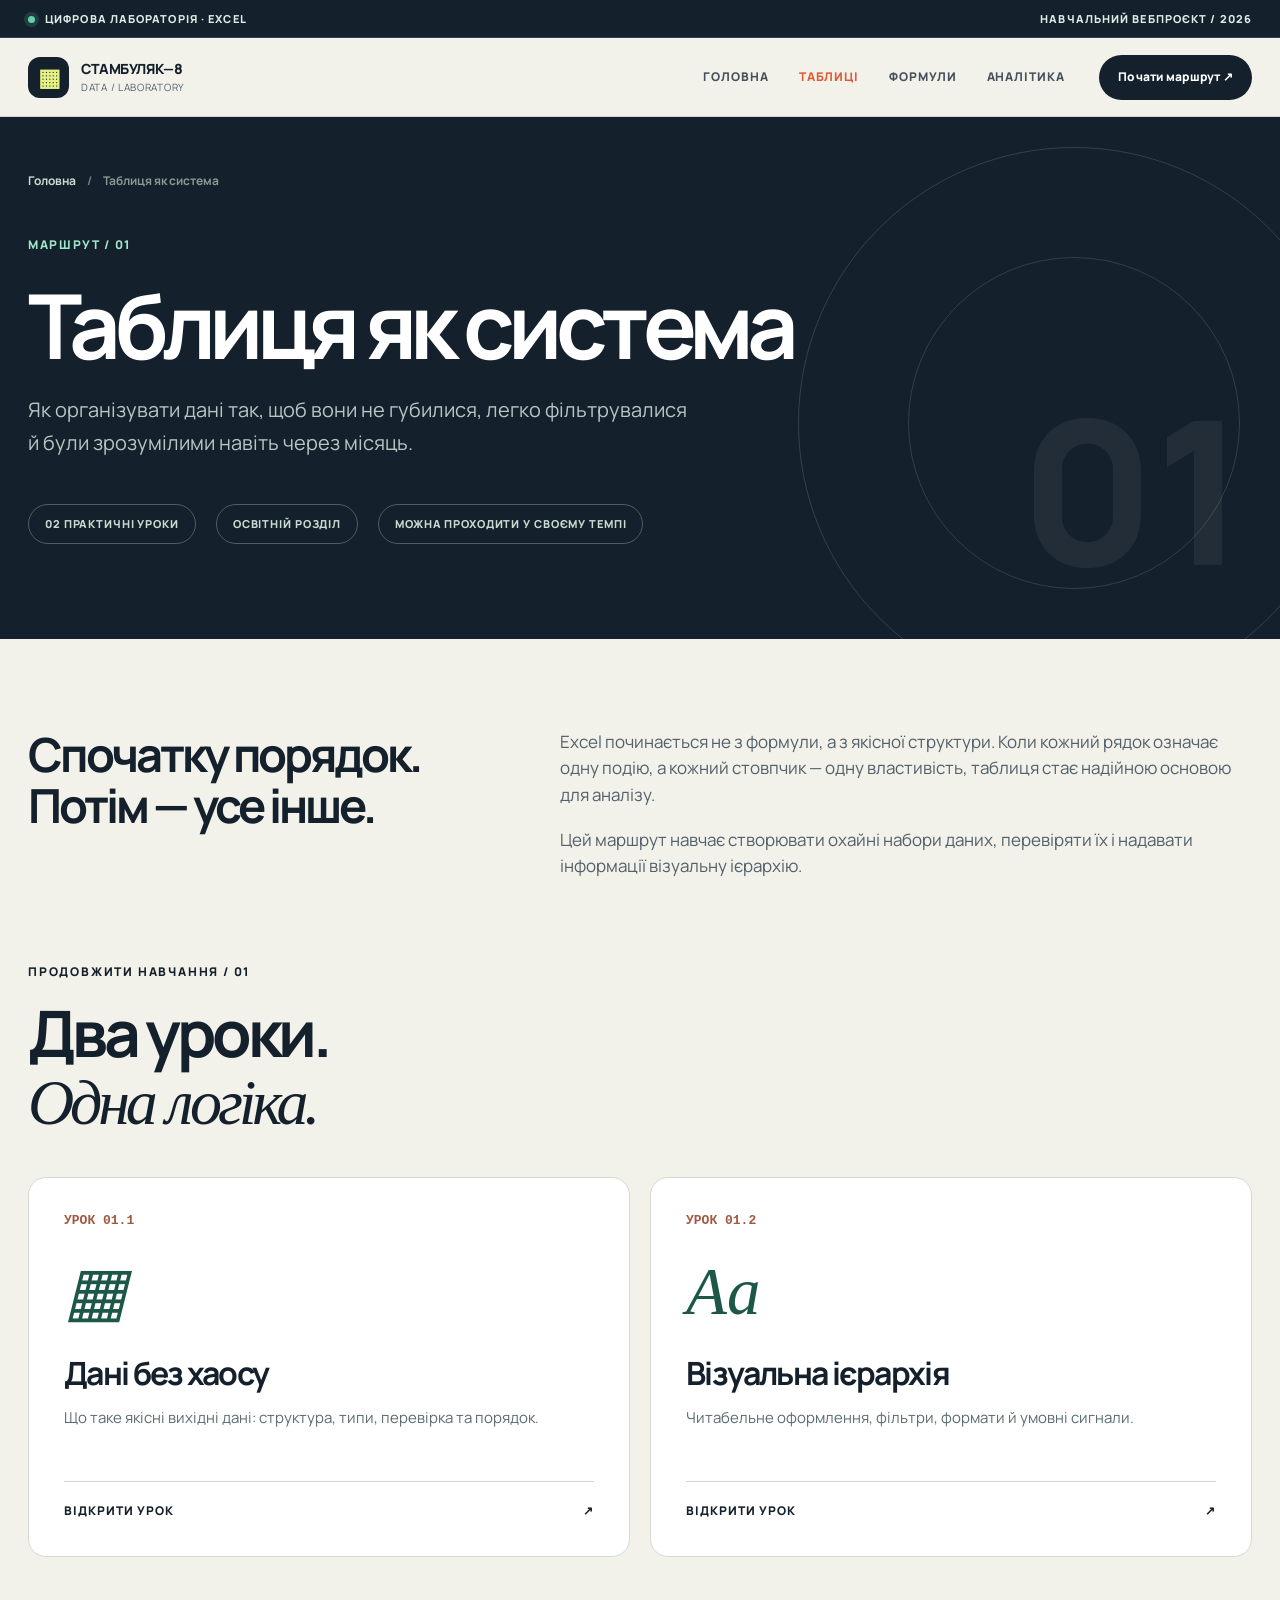
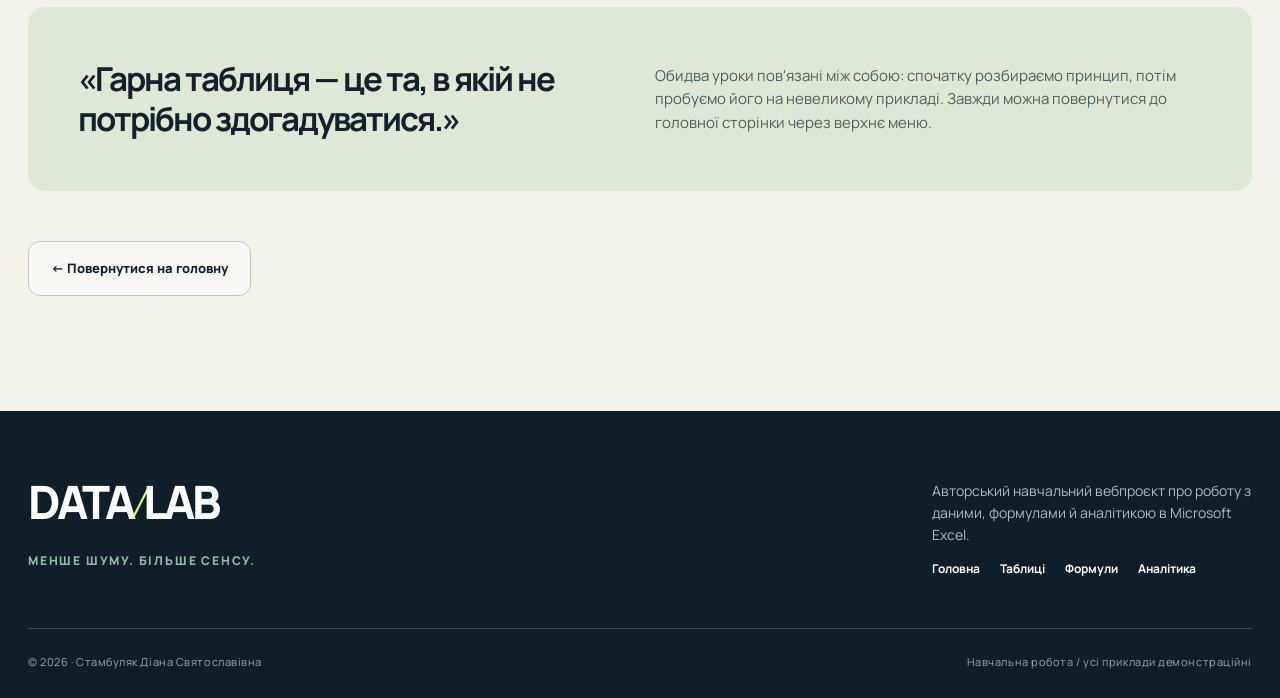
<file: foundation.html>
<!doctype html>
<html lang="uk"><head><meta charset="utf-8"><meta name="viewport" content="width=device-width,initial-scale=1">
<title>Таблиця як система — Стамбуляк-8</title><meta name="description" content="Як організувати дані так, щоб вони не губилися, легко фільтрувалися й були зрозумілими навіть через місяць.">
<meta name="theme-color" content="#14202b"><link rel="icon" href="favicon.svg" type="image/svg+xml"><link rel="stylesheet" href="style.css">
</head><body><a class="skip-link" href="#content" style="position:absolute;top:-100px;left:0;background:white;padding:12px;z-index:99" onfocus="this.style.top='0'" onblur="this.style.top='-100px'">Перейти до змісту</a>
<div class="top-note"><div class="container"><span><span class="note-dot"></span>Цифрова лабораторія · Excel</span><span>Навчальний вебпроєкт / 2026</span></div></div>
<header class="site-header"><div class="container header-inner"><a class="brand" href="index.html" aria-label="На головну"><span class="brand-icon" aria-hidden="true">▦</span><span class="brand-text"><strong>СТАМБУЛЯК—8</strong><small>DATA / LABORATORY</small></span></a><nav class="main-nav" id="mainNav" aria-label="Основна навігація"><a class="nav-link" href="index.html">Головна</a>
<a class="nav-link active" href="foundation.html">Таблиці</a>
<a class="nav-link" href="formulas.html">Формули</a>
<a class="nav-link" href="insights.html">Аналітика</a></nav><a class="header-action" href="foundation.html">Почати маршрут ↗</a><button class="menu-btn" id="menuButton" aria-controls="mainNav" aria-expanded="false">Меню ☰</button></div></header>
<main id="content"><section class="topic-hero" style="--accent:#9fe8ca"><div class="container"><nav class="breadcrumb" aria-label="Шлях сторінки"><a href="index.html">Головна</a><span class="sep">/</span><span>Таблиця як система</span></nav><span class="topic-index">Маршрут / 01</span><h1>Таблиця як система</h1><p class="lead">Як організувати дані так, щоб вони не губилися, легко фільтрувалися й були зрозумілими навіть через місяць.</p><div class="topic-meta"><span>02 практичні уроки</span><span>Освітній розділ</span><span>Можна проходити у своєму темпі</span></div><div class="topic-mark">01</div></div></section><section class="topic-body"><div class="container"><div class="topic-intro"><h2>Спочатку порядок. Потім — усе інше.</h2><div><p>Excel починається не з формули, а з якісної структури. Коли кожний рядок означає одну подію, а кожний стовпчик — одну властивість, таблиця стає надійною основою для аналізу.</p><p>Цей маршрут навчає створювати охайні набори даних, перевіряти їх і надавати інформації візуальну ієрархію.</p></div></div><div class="section-header" style="margin-top:40px"><div><span class="eyebrow">Продовжити навчання / 01</span><h3>Два уроки.<br><span class="serif">Одна логіка.</span></h3></div></div><div class="lesson-pair"><a class="lesson-card" href="clean-data.html"><span class="count">УРОК 01.1</span><div class="glyph" aria-hidden="true">▦</div><h3>Дані без хаосу</h3><p>Що таке якісні вихідні дані: структура, типи, перевірка та порядок.</p><div class="open"><span>Відкрити урок</span><span>↗</span></div></a><a class="lesson-card" href="formatting.html"><span class="count">УРОК 01.2</span><div class="glyph" aria-hidden="true">Aa</div><h3>Візуальна ієрархія</h3><p>Читабельне оформлення, фільтри, формати й умовні сигнали.</p><div class="open"><span>Відкрити урок</span><span>↗</span></div></a></div><div class="topic-quote"><strong>«Гарна таблиця — це та, в якій не потрібно здогадуватися.»</strong><p>Обидва уроки пов'язані між собою: спочатку розбираємо принцип, потім пробуємо його на невеликому прикладі. Завжди можна повернутися до головної сторінки через верхнє меню.</p></div><a class="btn-outline" href="index.html">← Повернутися на головну</a></div></section></main>
<footer class="footer"><div class="container"><div class="footer-top"><div><div class="footer-logo">DATA<em>/</em>LAB</div><div class="eyebrow" style="color:#94bdab;margin-top:12px">Менше шуму. Більше сенсу.</div></div><div><p class="footer-copy">Авторський навчальний вебпроєкт про роботу з даними, формулами й аналітикою в Microsoft Excel.</p><nav class="footer-links" aria-label="Навігація внизу"><a href="index.html">Головна</a><a href="foundation.html">Таблиці</a><a href="formulas.html">Формули</a><a href="insights.html">Аналітика</a></nav></div></div><div class="footer-bottom"><span>© 2026 · Стамбуляк Діана Святославівна</span><span>Навчальна робота / усі приклади демонстраційні</span></div></div></footer>
<script src="site.js" defer></script></body></html>
</file>
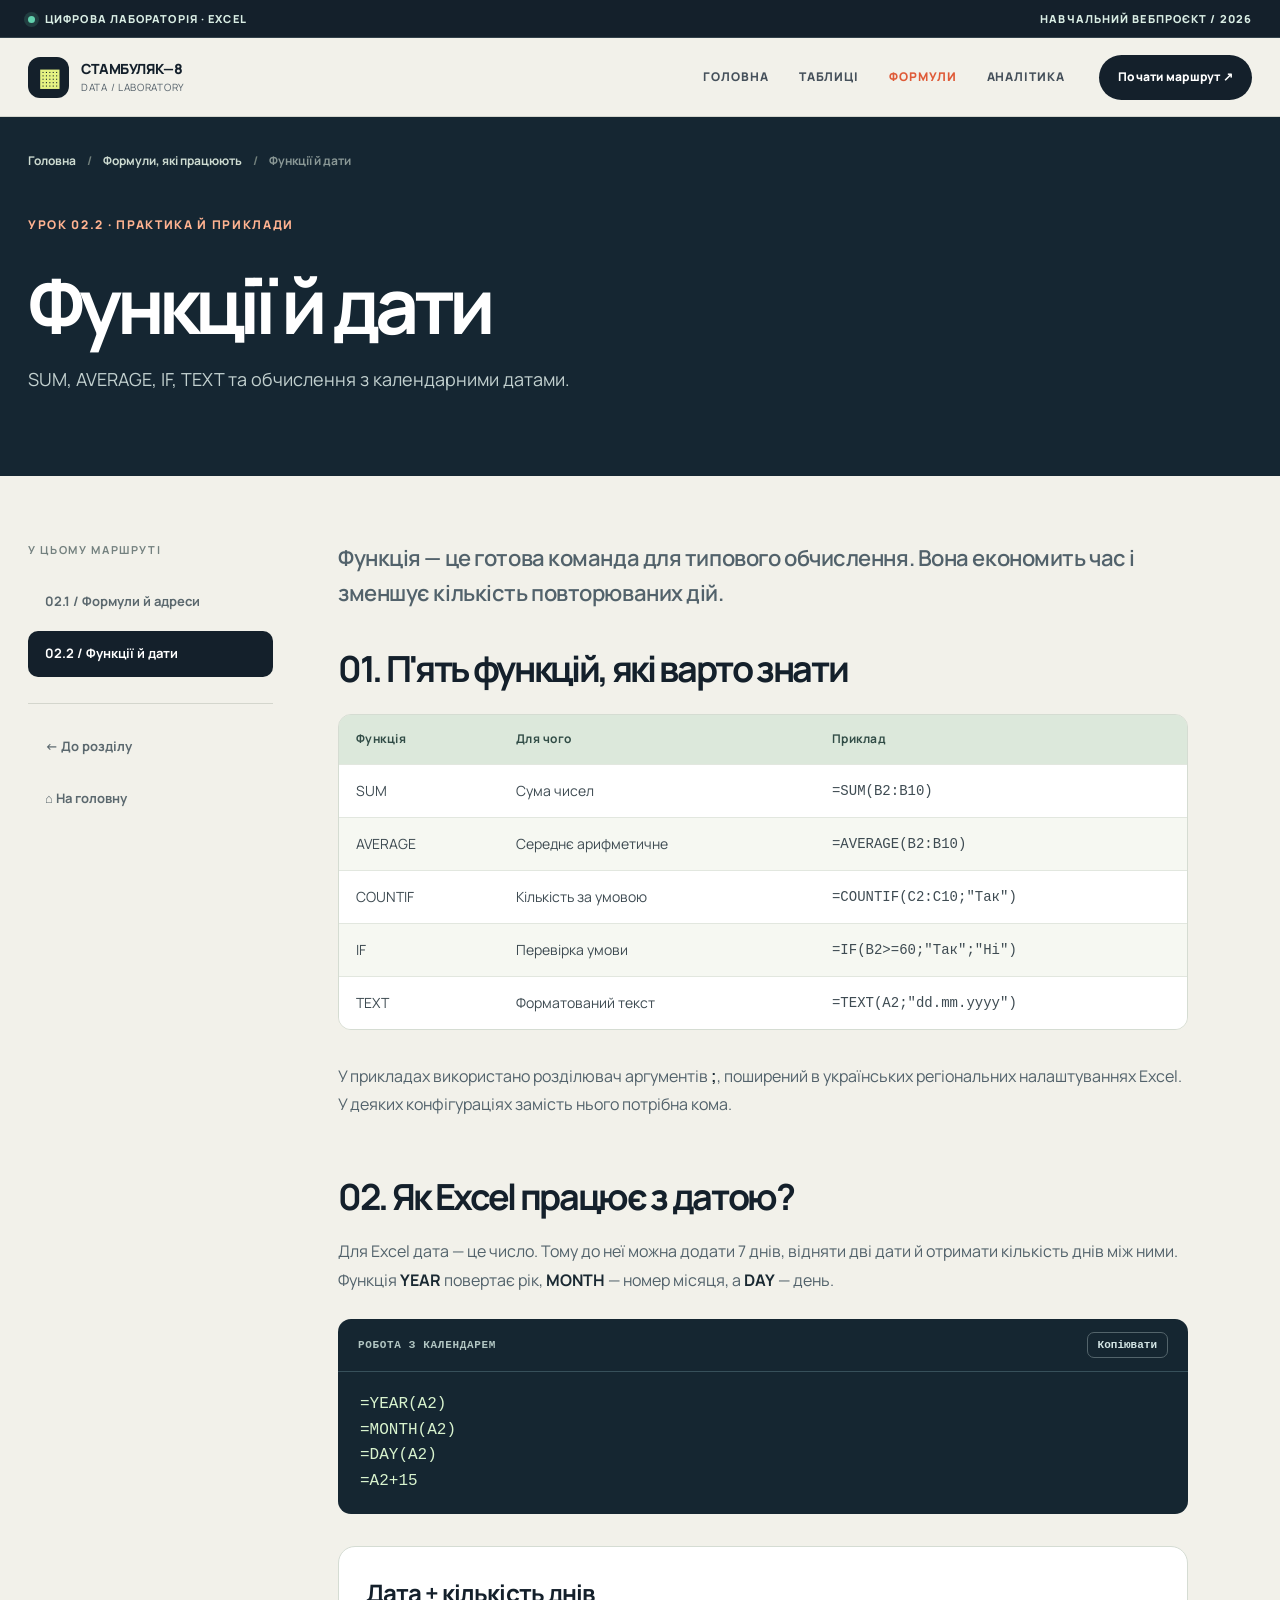
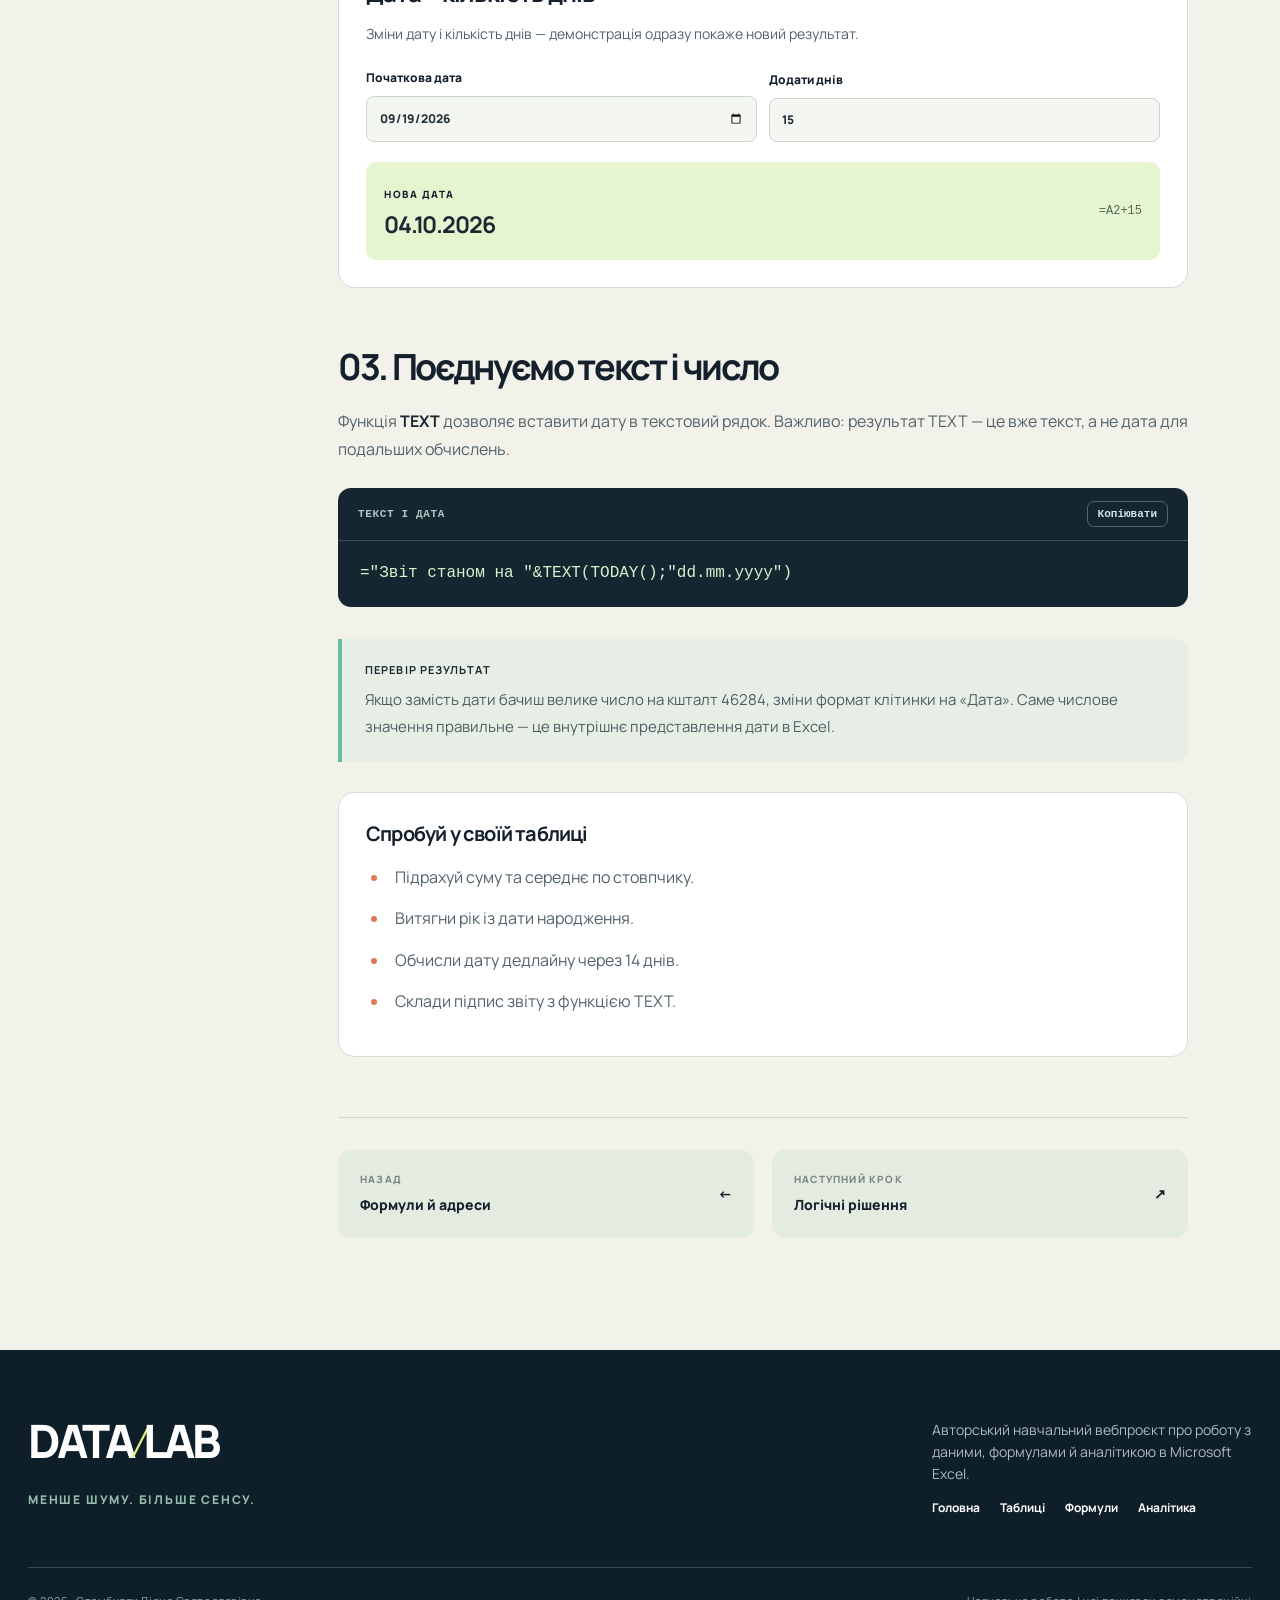
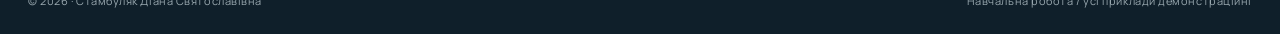
<file: functions.html>
<!doctype html>
<html lang="uk"><head><meta charset="utf-8"><meta name="viewport" content="width=device-width,initial-scale=1">
<title>Функції й дати — Стамбуляк-8</title><meta name="description" content="SUM, AVERAGE, IF, TEXT та обчислення з календарними датами.">
<meta name="theme-color" content="#14202b"><link rel="icon" href="favicon.svg" type="image/svg+xml"><link rel="stylesheet" href="style.css">
</head><body><a class="skip-link" href="#content" style="position:absolute;top:-100px;left:0;background:white;padding:12px;z-index:99" onfocus="this.style.top='0'" onblur="this.style.top='-100px'">Перейти до змісту</a>
<div class="top-note"><div class="container"><span><span class="note-dot"></span>Цифрова лабораторія · Excel</span><span>Навчальний вебпроєкт / 2026</span></div></div>
<header class="site-header"><div class="container header-inner"><a class="brand" href="index.html" aria-label="На головну"><span class="brand-icon" aria-hidden="true">▦</span><span class="brand-text"><strong>СТАМБУЛЯК—8</strong><small>DATA / LABORATORY</small></span></a><nav class="main-nav" id="mainNav" aria-label="Основна навігація"><a class="nav-link" href="index.html">Головна</a>
<a class="nav-link" href="foundation.html">Таблиці</a>
<a class="nav-link active" href="formulas.html">Формули</a>
<a class="nav-link" href="insights.html">Аналітика</a></nav><a class="header-action" href="foundation.html">Почати маршрут ↗</a><button class="menu-btn" id="menuButton" aria-controls="mainNav" aria-expanded="false">Меню ☰</button></div></header>
<main id="content"><section class="lesson-header" style="--accent:#ffb391"><div class="container"><nav class="breadcrumb" aria-label="Шлях сторінки"><a href="index.html">Головна</a><span class="sep">/</span><a href="formulas.html">Формули, які працюють</a><span class="sep">/</span><span>Функції й дати</span></nav><span class="lesson-chip">Урок 02.2 · Практика й приклади</span><h1>Функції й дати</h1><p class="lesson-summary">SUM, AVERAGE, IF, TEXT та обчислення з календарними датами.</p></div></section><div class="container lesson-layout"><aside class="sidebar" aria-label="Навігація уроків"><h4>У цьому маршруті</h4><a class="" href="references.html">02.1 / Формули й адреси</a><a class="active" href="functions.html">02.2 / Функції й дати</a><div class="sidebar-foot"><a href="formulas.html">← До розділу</a><a href="index.html">⌂ На головну</a></div></aside><article class="reading"><p class="intro">Функція — це готова команда для типового обчислення. Вона економить час і зменшує кількість повторюваних дій.</p><h2>01. П'ять функцій, які варто знати</h2><table class="example-table"><thead><tr><th>Функція</th><th>Для чого</th><th>Приклад</th></tr></thead><tbody><tr><td>SUM</td><td>Сума чисел</td><td><code>=SUM(B2:B10)</code></td></tr><tr><td>AVERAGE</td><td>Середнє арифметичне</td><td><code>=AVERAGE(B2:B10)</code></td></tr><tr><td>COUNTIF</td><td>Кількість за умовою</td><td><code>=COUNTIF(C2:C10;"Так")</code></td></tr><tr><td>IF</td><td>Перевірка умови</td><td><code>=IF(B2>=60;"Так";"Ні")</code></td></tr><tr><td>TEXT</td><td>Форматований текст</td><td><code>=TEXT(A2;"dd.mm.yyyy")</code></td></tr></tbody></table>
<p>У прикладах використано розділювач аргументів <strong>;</strong>, поширений в українських регіональних налаштуваннях Excel. У деяких конфігураціях замість нього потрібна кома.</p><h2>02. Як Excel працює з датою?</h2><p>Для Excel дата — це число. Тому до неї можна додати 7 днів, відняти дві дати й отримати кількість днів між ними. Функція <strong>YEAR</strong> повертає рік, <strong>MONTH</strong> — номер місяця, а <strong>DAY</strong> — день.</p><div class="codebox"><div class="codebox-head"><span>РОБОТА З КАЛЕНДАРЕМ</span><button type="button" class="copy-btn" aria-label="Скопіювати формулу">Копіювати</button></div><pre>=YEAR(A2)
=MONTH(A2)
=DAY(A2)
=A2+15</pre></div>
<div class="demo-control"><h3>Дата + кількість днів</h3><p>Зміни дату і кількість днів — демонстрація одразу покаже новий результат.</p><div class="control-row"><label>Початкова дата<input type="date" id="dateInput" value="2026-09-19"></label><label>Додати днів<input type="number" id="dayCount" value="15" min="-365" max="365"></label></div><div class="demo-result"><div><span class="eyebrow" style="font-size:10px">Нова дата</span><strong style="display:block" id="dateResult">04.10.2026</strong></div><span class="mono" id="dateFormula">=A2+15</span></div></div>
<h2>03. Поєднуємо текст і число</h2><p>Функція <strong>TEXT</strong> дозволяє вставити дату в текстовий рядок. Важливо: результат TEXT — це вже текст, а не дата для подальших обчислень.</p><div class="codebox"><div class="codebox-head"><span>ТЕКСТ І ДАТА</span><button type="button" class="copy-btn" aria-label="Скопіювати формулу">Копіювати</button></div><pre>=&quot;Звіт станом на &quot;&amp;TEXT(TODAY();&quot;dd.mm.yyyy&quot;)</pre></div>
<aside class="tip "><strong>Перевір результат</strong><p>Якщо замість дати бачиш велике число на кшталт 46284, зміни формат клітинки на «Дата». Саме числове значення правильне — це внутрішнє представлення дати в Excel.</p></aside>
<div class="checklist"><h3>Спробуй у своїй таблиці</h3><ul><li>Підрахуй суму та середнє по стовпчику.</li><li>Витягни рік із дати народження.</li><li>Обчисли дату дедлайну через 14 днів.</li><li>Склади підпис звіту з функцією TEXT.</li></ul></div><div class="lesson-end"><a class="next-link" href="references.html"><span><small>Назад</small>Формули й адреси</span><span>←</span></a><a class="next-link" href="logic.html"><span><small>Наступний крок</small>Логічні рішення</span><span>↗</span></a></div></article></div></main>
<footer class="footer"><div class="container"><div class="footer-top"><div><div class="footer-logo">DATA<em>/</em>LAB</div><div class="eyebrow" style="color:#94bdab;margin-top:12px">Менше шуму. Більше сенсу.</div></div><div><p class="footer-copy">Авторський навчальний вебпроєкт про роботу з даними, формулами й аналітикою в Microsoft Excel.</p><nav class="footer-links" aria-label="Навігація внизу"><a href="index.html">Головна</a><a href="foundation.html">Таблиці</a><a href="formulas.html">Формули</a><a href="insights.html">Аналітика</a></nav></div></div><div class="footer-bottom"><span>© 2026 · Стамбуляк Діана Святославівна</span><span>Навчальна робота / усі приклади демонстраційні</span></div></div></footer>
<script src="site.js" defer></script></body></html>
</file>
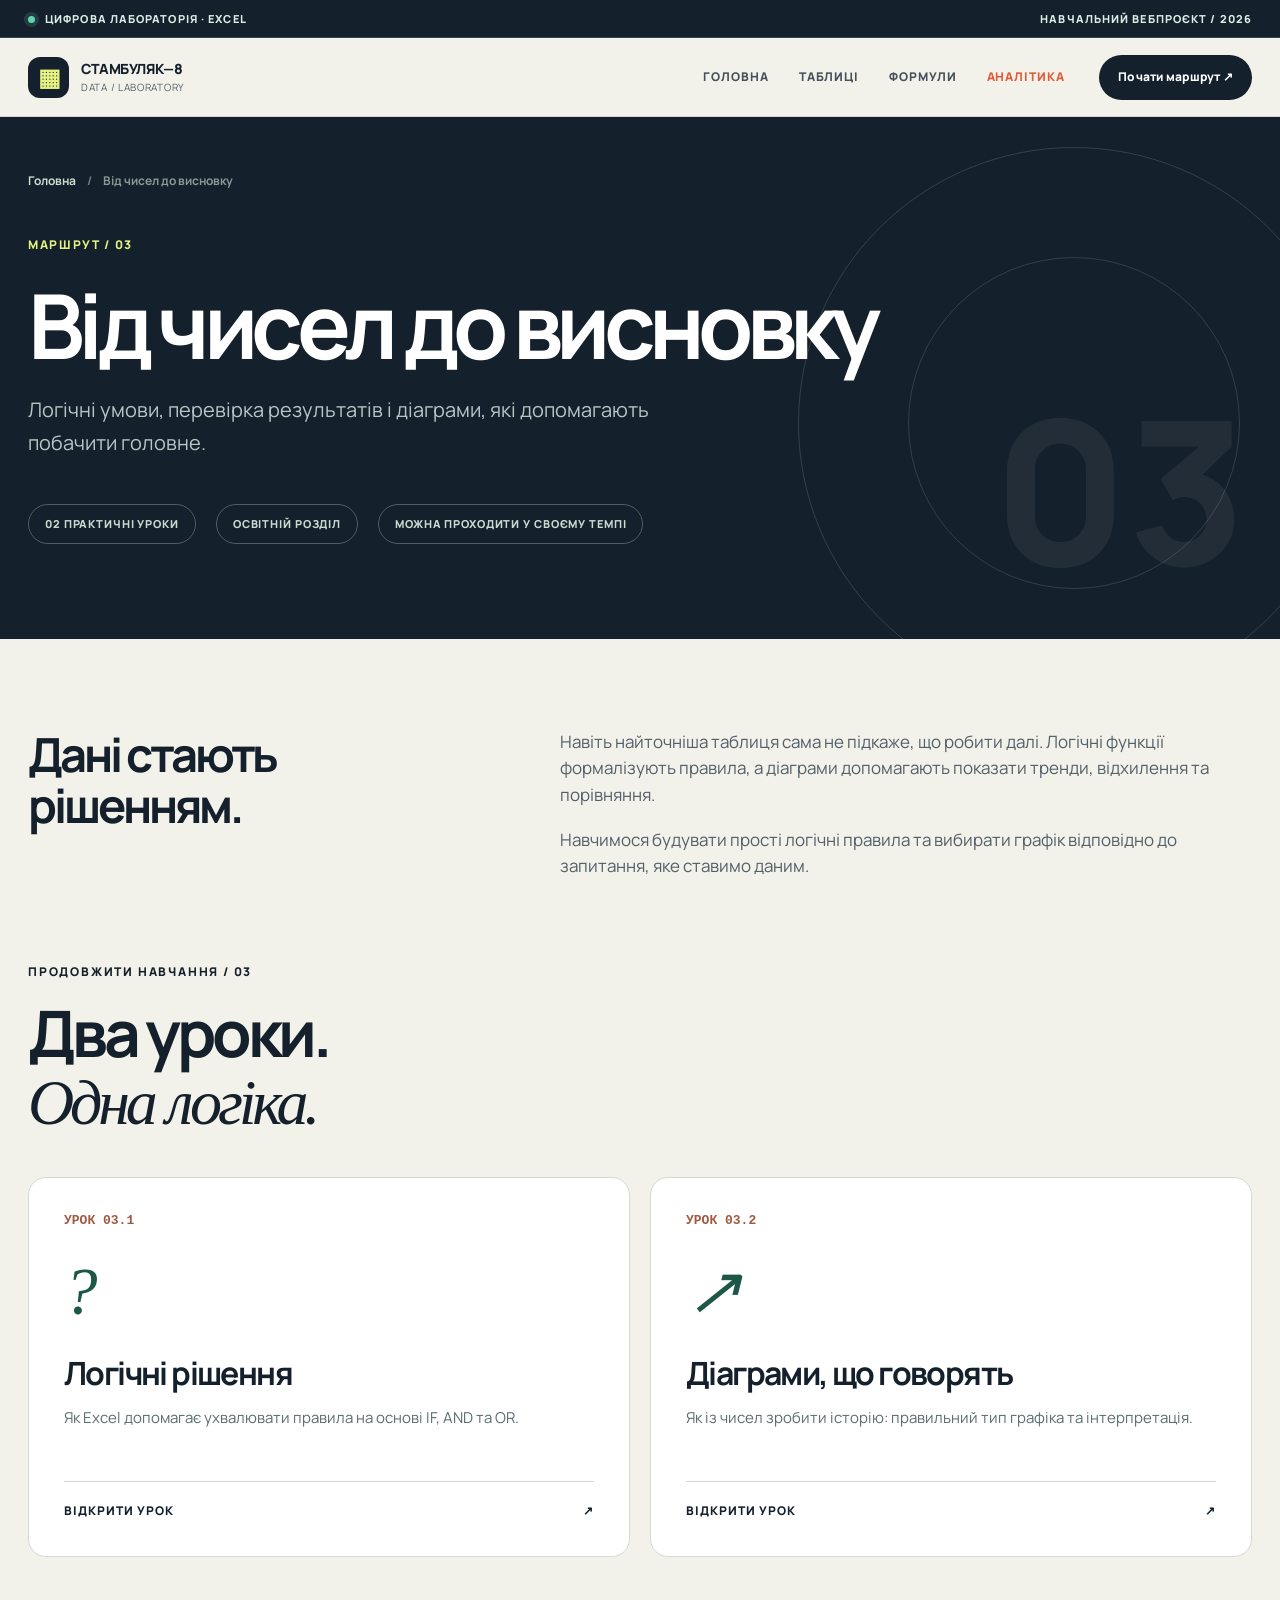
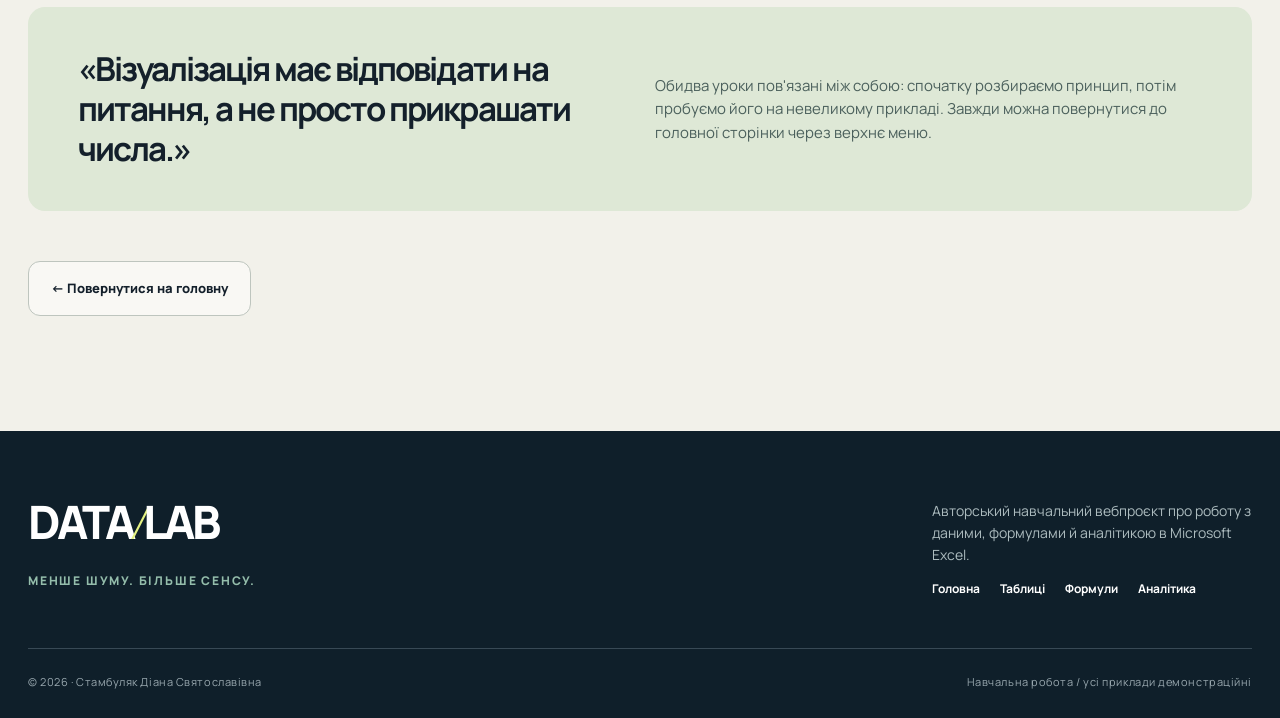
<file: insights.html>
<!doctype html>
<html lang="uk"><head><meta charset="utf-8"><meta name="viewport" content="width=device-width,initial-scale=1">
<title>Від чисел до висновку — Стамбуляк-8</title><meta name="description" content="Логічні умови, перевірка результатів і діаграми, які допомагають побачити головне.">
<meta name="theme-color" content="#14202b"><link rel="icon" href="favicon.svg" type="image/svg+xml"><link rel="stylesheet" href="style.css">
</head><body><a class="skip-link" href="#content" style="position:absolute;top:-100px;left:0;background:white;padding:12px;z-index:99" onfocus="this.style.top='0'" onblur="this.style.top='-100px'">Перейти до змісту</a>
<div class="top-note"><div class="container"><span><span class="note-dot"></span>Цифрова лабораторія · Excel</span><span>Навчальний вебпроєкт / 2026</span></div></div>
<header class="site-header"><div class="container header-inner"><a class="brand" href="index.html" aria-label="На головну"><span class="brand-icon" aria-hidden="true">▦</span><span class="brand-text"><strong>СТАМБУЛЯК—8</strong><small>DATA / LABORATORY</small></span></a><nav class="main-nav" id="mainNav" aria-label="Основна навігація"><a class="nav-link" href="index.html">Головна</a>
<a class="nav-link" href="foundation.html">Таблиці</a>
<a class="nav-link" href="formulas.html">Формули</a>
<a class="nav-link active" href="insights.html">Аналітика</a></nav><a class="header-action" href="foundation.html">Почати маршрут ↗</a><button class="menu-btn" id="menuButton" aria-controls="mainNav" aria-expanded="false">Меню ☰</button></div></header>
<main id="content"><section class="topic-hero" style="--accent:#e5f282"><div class="container"><nav class="breadcrumb" aria-label="Шлях сторінки"><a href="index.html">Головна</a><span class="sep">/</span><span>Від чисел до висновку</span></nav><span class="topic-index">Маршрут / 03</span><h1>Від чисел до висновку</h1><p class="lead">Логічні умови, перевірка результатів і діаграми, які допомагають побачити головне.</p><div class="topic-meta"><span>02 практичні уроки</span><span>Освітній розділ</span><span>Можна проходити у своєму темпі</span></div><div class="topic-mark">03</div></div></section><section class="topic-body"><div class="container"><div class="topic-intro"><h2>Дані стають рішенням.</h2><div><p>Навіть найточніша таблиця сама не підкаже, що робити далі. Логічні функції формалізують правила, а діаграми допомагають показати тренди, відхилення та порівняння.</p><p>Навчимося будувати прості логічні правила та вибирати графік відповідно до запитання, яке ставимо даним.</p></div></div><div class="section-header" style="margin-top:40px"><div><span class="eyebrow">Продовжити навчання / 03</span><h3>Два уроки.<br><span class="serif">Одна логіка.</span></h3></div></div><div class="lesson-pair"><a class="lesson-card" href="logic.html"><span class="count">УРОК 03.1</span><div class="glyph" aria-hidden="true">?</div><h3>Логічні рішення</h3><p>Як Excel допомагає ухвалювати правила на основі IF, AND та OR.</p><div class="open"><span>Відкрити урок</span><span>↗</span></div></a><a class="lesson-card" href="charts.html"><span class="count">УРОК 03.2</span><div class="glyph" aria-hidden="true">↗</div><h3>Діаграми, що говорять</h3><p>Як із чисел зробити історію: правильний тип графіка та інтерпретація.</p><div class="open"><span>Відкрити урок</span><span>↗</span></div></a></div><div class="topic-quote"><strong>«Візуалізація має відповідати на питання, а не просто прикрашати числа.»</strong><p>Обидва уроки пов'язані між собою: спочатку розбираємо принцип, потім пробуємо його на невеликому прикладі. Завжди можна повернутися до головної сторінки через верхнє меню.</p></div><a class="btn-outline" href="index.html">← Повернутися на головну</a></div></section></main>
<footer class="footer"><div class="container"><div class="footer-top"><div><div class="footer-logo">DATA<em>/</em>LAB</div><div class="eyebrow" style="color:#94bdab;margin-top:12px">Менше шуму. Більше сенсу.</div></div><div><p class="footer-copy">Авторський навчальний вебпроєкт про роботу з даними, формулами й аналітикою в Microsoft Excel.</p><nav class="footer-links" aria-label="Навігація внизу"><a href="index.html">Головна</a><a href="foundation.html">Таблиці</a><a href="formulas.html">Формули</a><a href="insights.html">Аналітика</a></nav></div></div><div class="footer-bottom"><span>© 2026 · Стамбуляк Діана Святославівна</span><span>Навчальна робота / усі приклади демонстраційні</span></div></div></footer>
<script src="site.js" defer></script></body></html>
</file>
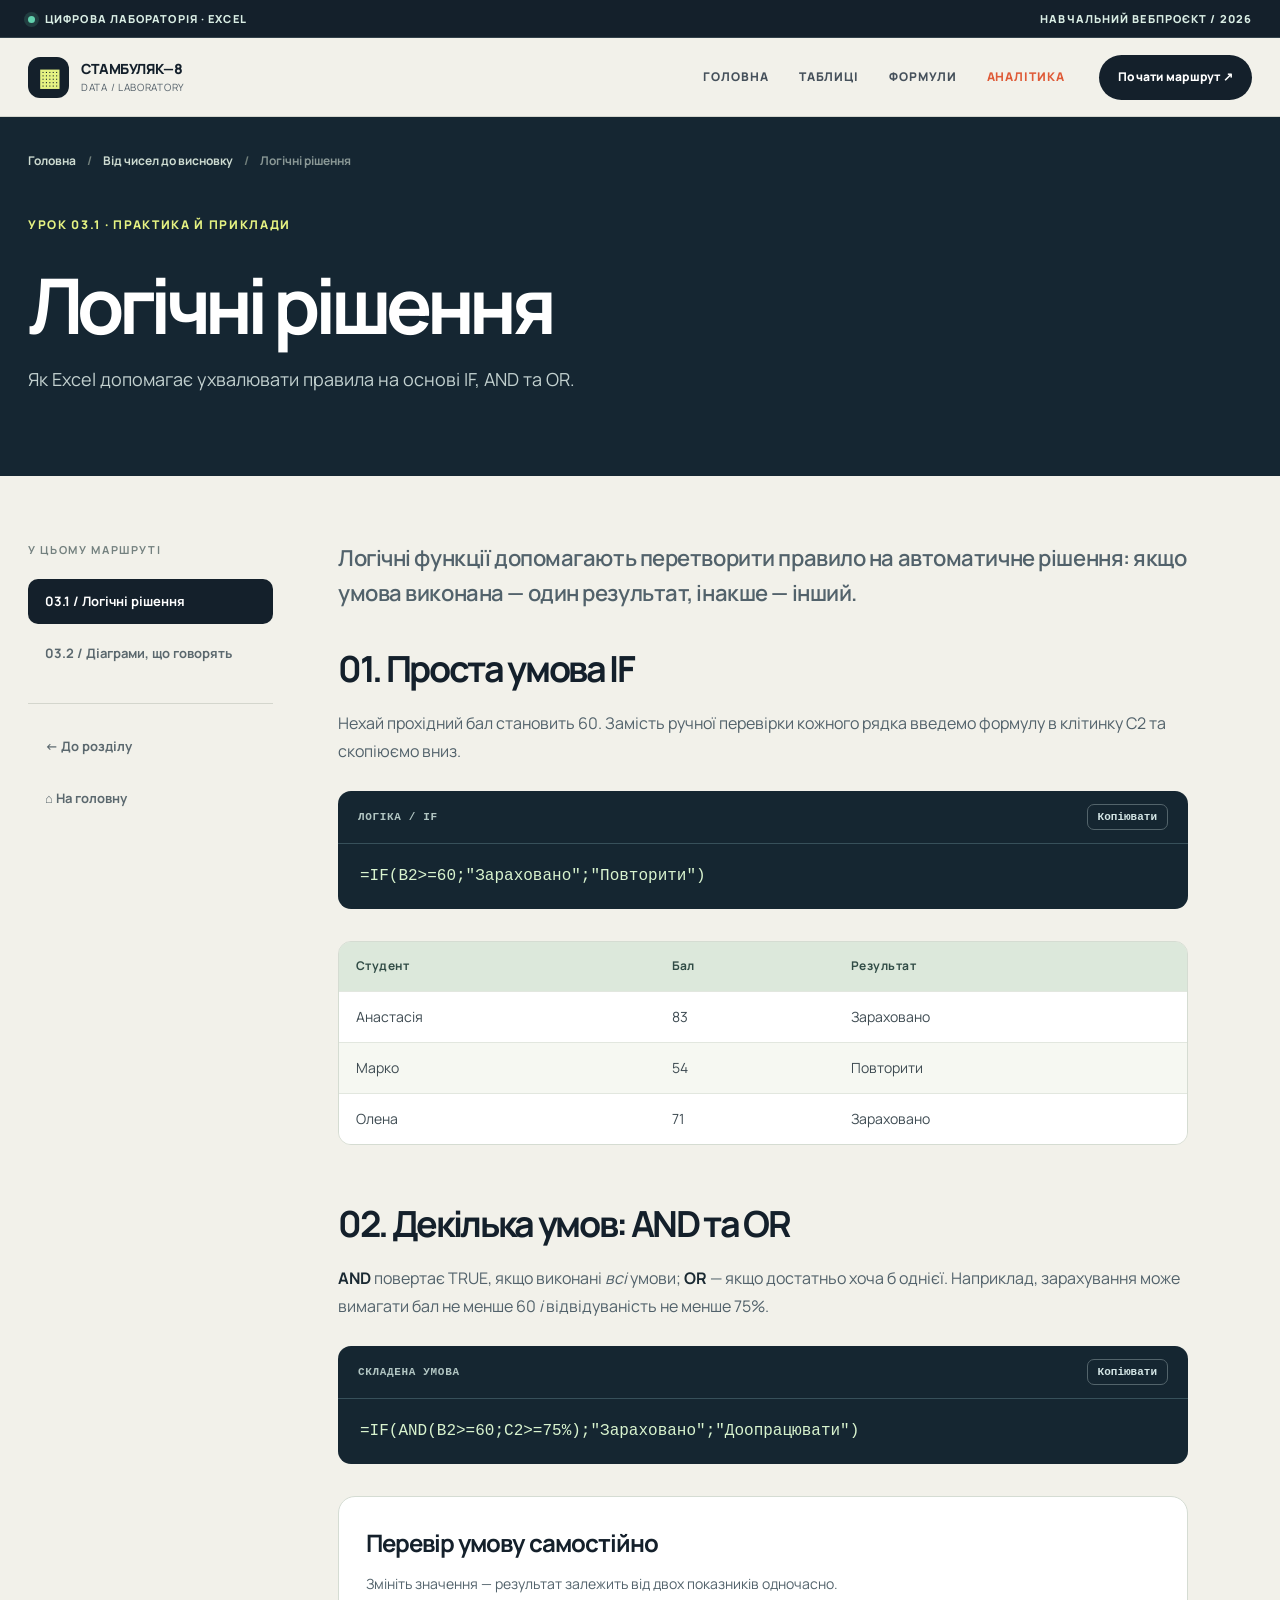
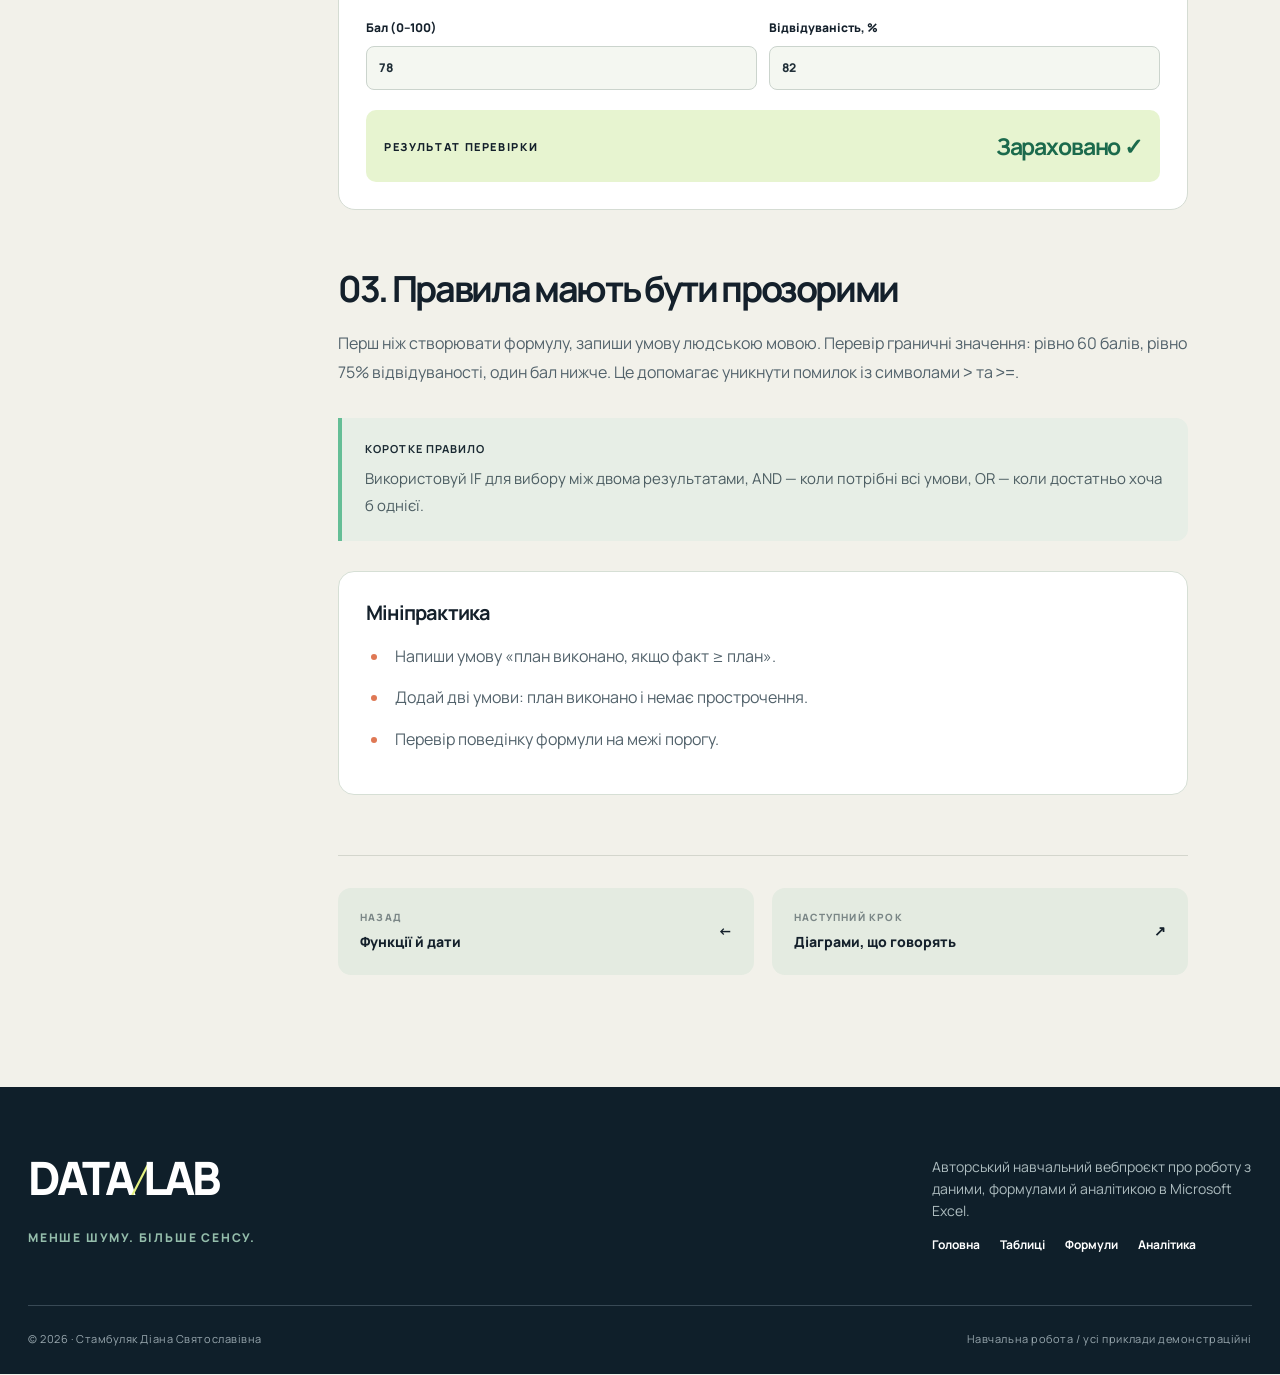
<file: logic.html>
<!doctype html>
<html lang="uk"><head><meta charset="utf-8"><meta name="viewport" content="width=device-width,initial-scale=1">
<title>Логічні рішення — Стамбуляк-8</title><meta name="description" content="Як Excel допомагає ухвалювати правила на основі IF, AND та OR.">
<meta name="theme-color" content="#14202b"><link rel="icon" href="favicon.svg" type="image/svg+xml"><link rel="stylesheet" href="style.css">
</head><body><a class="skip-link" href="#content" style="position:absolute;top:-100px;left:0;background:white;padding:12px;z-index:99" onfocus="this.style.top='0'" onblur="this.style.top='-100px'">Перейти до змісту</a>
<div class="top-note"><div class="container"><span><span class="note-dot"></span>Цифрова лабораторія · Excel</span><span>Навчальний вебпроєкт / 2026</span></div></div>
<header class="site-header"><div class="container header-inner"><a class="brand" href="index.html" aria-label="На головну"><span class="brand-icon" aria-hidden="true">▦</span><span class="brand-text"><strong>СТАМБУЛЯК—8</strong><small>DATA / LABORATORY</small></span></a><nav class="main-nav" id="mainNav" aria-label="Основна навігація"><a class="nav-link" href="index.html">Головна</a>
<a class="nav-link" href="foundation.html">Таблиці</a>
<a class="nav-link" href="formulas.html">Формули</a>
<a class="nav-link active" href="insights.html">Аналітика</a></nav><a class="header-action" href="foundation.html">Почати маршрут ↗</a><button class="menu-btn" id="menuButton" aria-controls="mainNav" aria-expanded="false">Меню ☰</button></div></header>
<main id="content"><section class="lesson-header" style="--accent:#e5f282"><div class="container"><nav class="breadcrumb" aria-label="Шлях сторінки"><a href="index.html">Головна</a><span class="sep">/</span><a href="insights.html">Від чисел до висновку</a><span class="sep">/</span><span>Логічні рішення</span></nav><span class="lesson-chip">Урок 03.1 · Практика й приклади</span><h1>Логічні рішення</h1><p class="lesson-summary">Як Excel допомагає ухвалювати правила на основі IF, AND та OR.</p></div></section><div class="container lesson-layout"><aside class="sidebar" aria-label="Навігація уроків"><h4>У цьому маршруті</h4><a class="active" href="logic.html">03.1 / Логічні рішення</a><a class="" href="charts.html">03.2 / Діаграми, що говорять</a><div class="sidebar-foot"><a href="insights.html">← До розділу</a><a href="index.html">⌂ На головну</a></div></aside><article class="reading"><p class="intro">Логічні функції допомагають перетворити правило на автоматичне рішення: якщо умова виконана — один результат, інакше — інший.</p><h2>01. Проста умова IF</h2><p>Нехай прохідний бал становить 60. Замість ручної перевірки кожного рядка введемо формулу в клітинку C2 та скопіюємо вниз.</p><div class="codebox"><div class="codebox-head"><span>ЛОГІКА / IF</span><button type="button" class="copy-btn" aria-label="Скопіювати формулу">Копіювати</button></div><pre>=IF(B2&gt;=60;&quot;Зараховано&quot;;&quot;Повторити&quot;)</pre></div>
<table class="example-table"><thead><tr><th>Студент</th><th>Бал</th><th>Результат</th></tr></thead><tbody><tr><td>Анастасія</td><td>83</td><td>Зараховано</td></tr><tr><td>Марко</td><td>54</td><td>Повторити</td></tr><tr><td>Олена</td><td>71</td><td>Зараховано</td></tr></tbody></table>
<h2>02. Декілька умов: AND та OR</h2><p><strong>AND</strong> повертає TRUE, якщо виконані <em>всі</em> умови; <strong>OR</strong> — якщо достатньо хоча б однієї. Наприклад, зарахування може вимагати бал не менше 60 <em>і</em> відвідуваність не менше 75%.</p><div class="codebox"><div class="codebox-head"><span>СКЛАДЕНА УМОВА</span><button type="button" class="copy-btn" aria-label="Скопіювати формулу">Копіювати</button></div><pre>=IF(AND(B2&gt;=60;C2&gt;=75%);&quot;Зараховано&quot;;&quot;Доопрацювати&quot;)</pre></div>
<div class="demo-control"><h3>Перевір умову самостійно</h3><p>Змініть значення — результат залежить від двох показників одночасно.</p><div class="control-row"><label>Бал (0–100)<input type="number" id="score" value="78" min="0" max="100"></label><label>Відвідуваність, %<input type="number" id="attendance" value="82" min="0" max="100"></label></div><div class="demo-result"><span class="eyebrow" style="font-size:11px">Результат перевірки</span><strong id="logicResult">Зараховано ✓</strong></div></div>
<h2>03. Правила мають бути прозорими</h2><p>Перш ніж створювати формулу, запиши умову людською мовою. Перевір граничні значення: рівно 60 балів, рівно 75% відвідуваності, один бал нижче. Це допомагає уникнути помилок із символами <code>&gt;</code> та <code>&gt;=</code>.</p>
<aside class="tip "><strong>Коротке правило</strong><p>Використовуй IF для вибору між двома результатами, AND — коли потрібні всі умови, OR — коли достатньо хоча б однієї.</p></aside>
<div class="checklist"><h3>Мініпрактика</h3><ul><li>Напиши умову «план виконано, якщо факт ≥ план».</li><li>Додай дві умови: план виконано і немає прострочення.</li><li>Перевір поведінку формули на межі порогу.</li></ul></div><div class="lesson-end"><a class="next-link" href="functions.html"><span><small>Назад</small>Функції й дати</span><span>←</span></a><a class="next-link" href="charts.html"><span><small>Наступний крок</small>Діаграми, що говорять</span><span>↗</span></a></div></article></div></main>
<footer class="footer"><div class="container"><div class="footer-top"><div><div class="footer-logo">DATA<em>/</em>LAB</div><div class="eyebrow" style="color:#94bdab;margin-top:12px">Менше шуму. Більше сенсу.</div></div><div><p class="footer-copy">Авторський навчальний вебпроєкт про роботу з даними, формулами й аналітикою в Microsoft Excel.</p><nav class="footer-links" aria-label="Навігація внизу"><a href="index.html">Головна</a><a href="foundation.html">Таблиці</a><a href="formulas.html">Формули</a><a href="insights.html">Аналітика</a></nav></div></div><div class="footer-bottom"><span>© 2026 · Стамбуляк Діана Святославівна</span><span>Навчальна робота / усі приклади демонстраційні</span></div></div></footer>
<script src="site.js" defer></script></body></html>
</file>
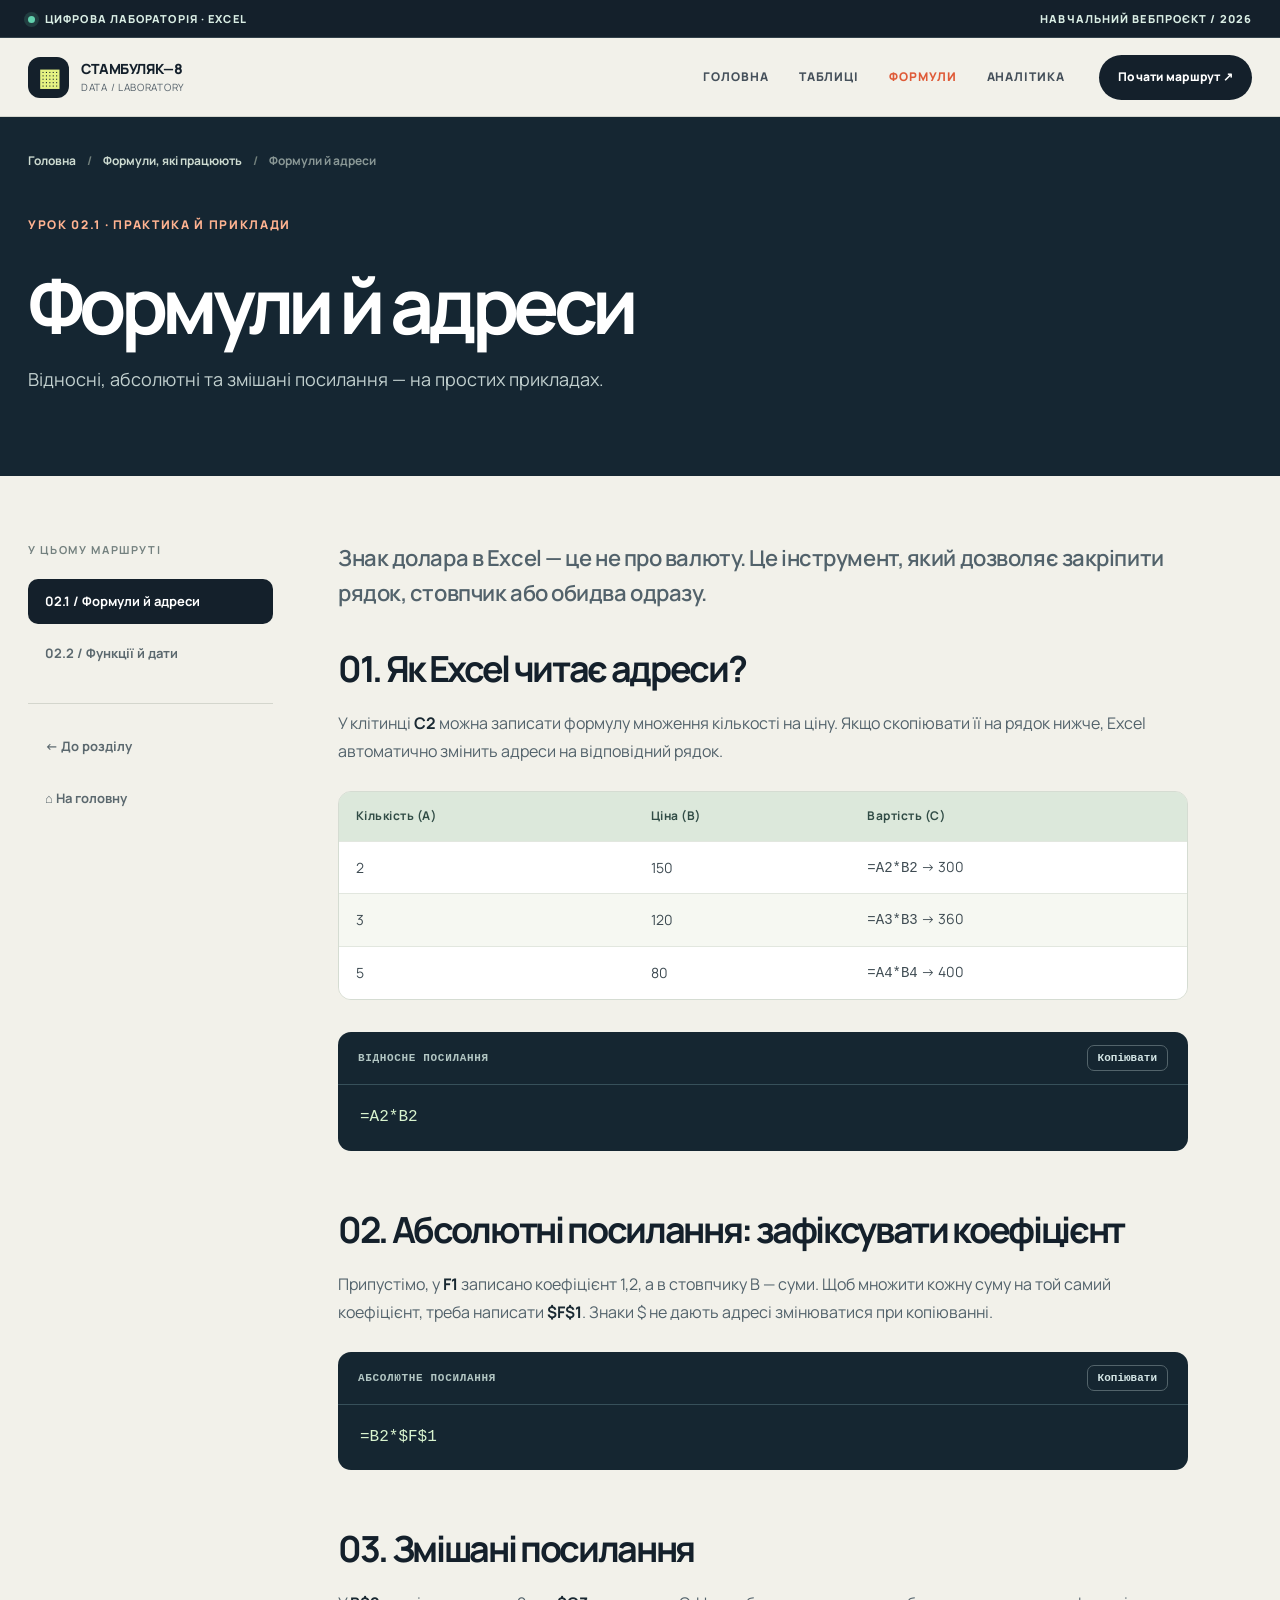
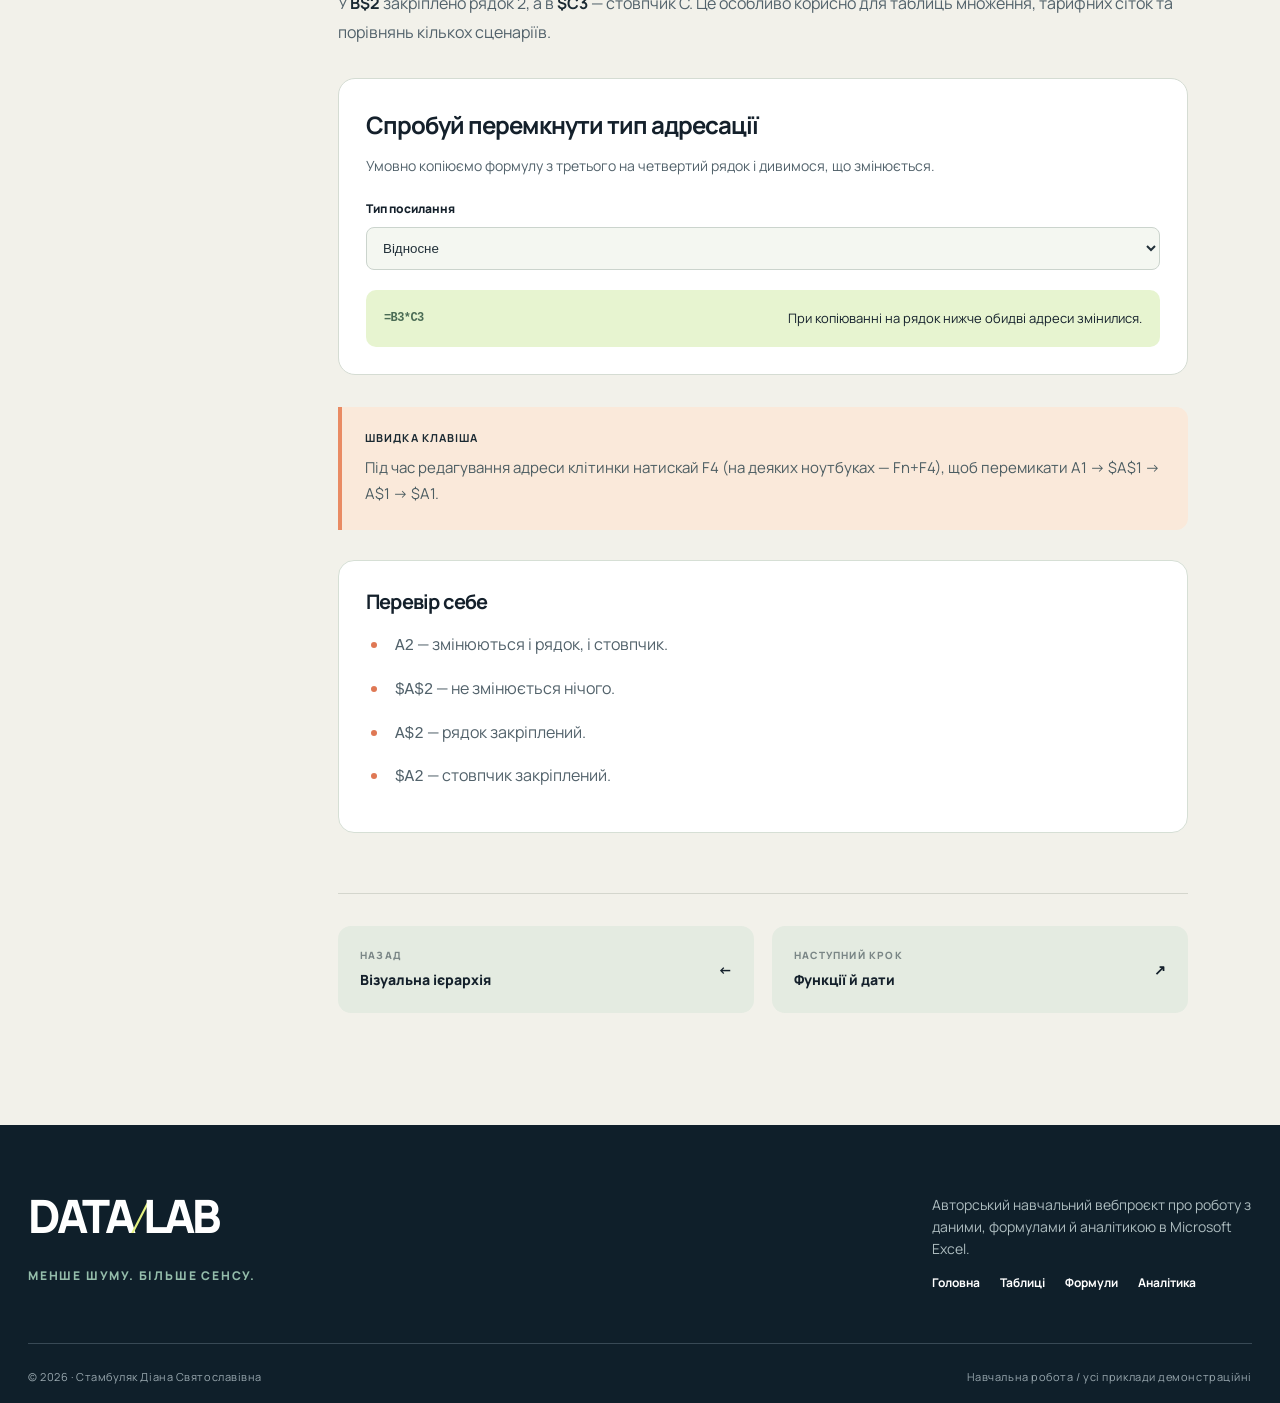
<file: references.html>
<!doctype html>
<html lang="uk"><head><meta charset="utf-8"><meta name="viewport" content="width=device-width,initial-scale=1">
<title>Формули й адреси — Стамбуляк-8</title><meta name="description" content="Відносні, абсолютні та змішані посилання — на простих прикладах.">
<meta name="theme-color" content="#14202b"><link rel="icon" href="favicon.svg" type="image/svg+xml"><link rel="stylesheet" href="style.css">
</head><body><a class="skip-link" href="#content" style="position:absolute;top:-100px;left:0;background:white;padding:12px;z-index:99" onfocus="this.style.top='0'" onblur="this.style.top='-100px'">Перейти до змісту</a>
<div class="top-note"><div class="container"><span><span class="note-dot"></span>Цифрова лабораторія · Excel</span><span>Навчальний вебпроєкт / 2026</span></div></div>
<header class="site-header"><div class="container header-inner"><a class="brand" href="index.html" aria-label="На головну"><span class="brand-icon" aria-hidden="true">▦</span><span class="brand-text"><strong>СТАМБУЛЯК—8</strong><small>DATA / LABORATORY</small></span></a><nav class="main-nav" id="mainNav" aria-label="Основна навігація"><a class="nav-link" href="index.html">Головна</a>
<a class="nav-link" href="foundation.html">Таблиці</a>
<a class="nav-link active" href="formulas.html">Формули</a>
<a class="nav-link" href="insights.html">Аналітика</a></nav><a class="header-action" href="foundation.html">Почати маршрут ↗</a><button class="menu-btn" id="menuButton" aria-controls="mainNav" aria-expanded="false">Меню ☰</button></div></header>
<main id="content"><section class="lesson-header" style="--accent:#ffb391"><div class="container"><nav class="breadcrumb" aria-label="Шлях сторінки"><a href="index.html">Головна</a><span class="sep">/</span><a href="formulas.html">Формули, які працюють</a><span class="sep">/</span><span>Формули й адреси</span></nav><span class="lesson-chip">Урок 02.1 · Практика й приклади</span><h1>Формули й адреси</h1><p class="lesson-summary">Відносні, абсолютні та змішані посилання — на простих прикладах.</p></div></section><div class="container lesson-layout"><aside class="sidebar" aria-label="Навігація уроків"><h4>У цьому маршруті</h4><a class="active" href="references.html">02.1 / Формули й адреси</a><a class="" href="functions.html">02.2 / Функції й дати</a><div class="sidebar-foot"><a href="formulas.html">← До розділу</a><a href="index.html">⌂ На головну</a></div></aside><article class="reading"><p class="intro">Знак долара в Excel — це не про валюту. Це інструмент, який дозволяє закріпити рядок, стовпчик або обидва одразу.</p><h2>01. Як Excel читає адреси?</h2><p>У клітинці <strong>C2</strong> можна записати формулу множення кількості на ціну. Якщо скопіювати її на рядок нижче, Excel автоматично змінить адреси на відповідний рядок.</p>
<table class="example-table"><thead><tr><th>Кількість (A)</th><th>Ціна (B)</th><th>Вартість (C)</th></tr></thead><tbody><tr><td>2</td><td>150</td><td><code>=A2*B2</code> → 300</td></tr><tr><td>3</td><td>120</td><td><code>=A3*B3</code> → 360</td></tr><tr><td>5</td><td>80</td><td><code>=A4*B4</code> → 400</td></tr></tbody></table>
<div class="codebox"><div class="codebox-head"><span>ВІДНОСНЕ ПОСИЛАННЯ</span><button type="button" class="copy-btn" aria-label="Скопіювати формулу">Копіювати</button></div><pre>=A2*B2</pre></div>
<h2>02. Абсолютні посилання: зафіксувати коефіцієнт</h2><p>Припустімо, у <strong>F1</strong> записано коефіцієнт 1,2, а в стовпчику B — суми. Щоб множити кожну суму на той самий коефіцієнт, треба написати <strong>$F$1</strong>. Знаки $ не дають адресі змінюватися при копіюванні.</p>
<div class="codebox"><div class="codebox-head"><span>АБСОЛЮТНЕ ПОСИЛАННЯ</span><button type="button" class="copy-btn" aria-label="Скопіювати формулу">Копіювати</button></div><pre>=B2*$F$1</pre></div>
<h2>03. Змішані посилання</h2><p>У <strong>B$2</strong> закріплено рядок 2, а в <strong>$C3</strong> — стовпчик C. Це особливо корисно для таблиць множення, тарифних сіток та порівнянь кількох сценаріїв.</p>
<div class="demo-control"><h3>Спробуй перемкнути тип адресації</h3><p>Умовно копіюємо формулу з третього на четвертий рядок і дивимося, що змінюється.</p><div class="control-row"><label>Тип посилання<select id="refType"><option value="relative">Відносне</option><option value="absolute">Абсолютне</option><option value="mixed">Змішане</option></select></label></div><div class="demo-result"><strong class="mono" id="refFormula">=B3*C3</strong><span id="refExplain" style="font-size:13px;max-width:360px">При копіюванні адреси змінюються.</span></div></div>
<aside class="tip orange"><strong>Швидка клавіша</strong><p>Під час редагування адреси клітинки натискай F4 (на деяких ноутбуках — Fn+F4), щоб перемикати A1 → $A$1 → A$1 → $A1.</p></aside>
<div class="checklist"><h3>Перевір себе</h3><ul><li><code>A2</code> — змінюються і рядок, і стовпчик.</li><li><code>$A$2</code> — не змінюється нічого.</li><li><code>A$2</code> — рядок закріплений.</li><li><code>$A2</code> — стовпчик закріплений.</li></ul></div><div class="lesson-end"><a class="next-link" href="formatting.html"><span><small>Назад</small>Візуальна ієрархія</span><span>←</span></a><a class="next-link" href="functions.html"><span><small>Наступний крок</small>Функції й дати</span><span>↗</span></a></div></article></div></main>
<footer class="footer"><div class="container"><div class="footer-top"><div><div class="footer-logo">DATA<em>/</em>LAB</div><div class="eyebrow" style="color:#94bdab;margin-top:12px">Менше шуму. Більше сенсу.</div></div><div><p class="footer-copy">Авторський навчальний вебпроєкт про роботу з даними, формулами й аналітикою в Microsoft Excel.</p><nav class="footer-links" aria-label="Навігація внизу"><a href="index.html">Головна</a><a href="foundation.html">Таблиці</a><a href="formulas.html">Формули</a><a href="insights.html">Аналітика</a></nav></div></div><div class="footer-bottom"><span>© 2026 · Стамбуляк Діана Святославівна</span><span>Навчальна робота / усі приклади демонстраційні</span></div></div></footer>
<script src="site.js" defer></script></body></html>
</file>
<file: style.css>
@import url('https://fonts.googleapis.com/css2?family=DM+Sans:wght@400;500;600;700;800&family=Manrope:wght@400;500;600;700;800&display=swap');
:root{--paper:#f2f1ea;--paper2:#e8e9df;--ink:#14202b;--muted:#55616a;--line:#d4d6cd;--white:#fff;--mint:#a8efd3;--mint2:#62d1ae;--orange:#ff996c;--citron:#e5f282;--shadow:0 25px 65px rgba(15,32,38,.12);--radius:22px;--max:1260px;}
*{box-sizing:border-box}html{scroll-behavior:smooth}body{background:var(--paper);margin:0;color:var(--ink);font-family:'Manrope','Segoe UI',Arial,sans-serif;line-height:1.57;font-size:16px;-webkit-font-smoothing:antialiased}::selection{background:var(--citron);color:var(--ink)}a{color:inherit;text-decoration:none}a:focus-visible,button:focus-visible,input:focus-visible{outline:3px solid #f28146;outline-offset:3px}button,input{font:inherit}button{cursor:pointer}img,svg{max-width:100%}.container{width:min(var(--max),calc(100% - 56px));margin:0 auto}.eyebrow{font-weight:800;text-transform:uppercase;letter-spacing:.15em;font-size:12px}.mono{font-family:ui-monospace,SFMono-Regular,Consolas,monospace}.serif{font-family:Georgia,'Times New Roman',serif;font-style:italic;font-weight:400}.muted{color:var(--muted)}
.site-header{position:sticky;top:0;background:rgba(242,241,234,.94);backdrop-filter:blur(18px);border-bottom:1px solid var(--line);z-index:30}.header-inner{min-height:78px;display:flex;align-items:center;gap:34px}.brand{display:inline-flex;align-items:center;gap:12px;min-width:222px}.brand-icon{display:grid;place-items:center;background:var(--ink);color:var(--citron);border-radius:12px;width:41px;height:41px;line-height:1;font-size:24px;font-weight:800;letter-spacing:-.08em}.brand-text{display:flex;flex-direction:column;line-height:1.18}.brand-text strong{font-size:14px;font-weight:800;letter-spacing:-.03em}.brand-text small{font-size:10px;letter-spacing:.07em;color:var(--muted);text-transform:uppercase;margin-top:5px}.main-nav{display:flex;align-items:center;gap:30px;margin-left:auto}.nav-link{font-size:12px;text-transform:uppercase;letter-spacing:.08em;font-weight:800;color:#46515b;transition:color .15s}.nav-link:hover,.nav-link.active{color:#df5b38}.header-action{border-radius:999px;padding:13px 19px;background:var(--ink);color:#fff;font-weight:800;font-size:12px;letter-spacing:.02em;white-space:nowrap;transition:transform .2s,background .2s}.header-action:hover{transform:translateY(-2px);background:#344a55}.menu-btn{display:none;margin-left:auto;background:transparent;border:1px solid var(--line);padding:9px 12px;border-radius:10px;font-size:13px;font-weight:700}
.top-note{background:var(--ink);color:#d9ede4;border-bottom:1px solid #33424b}.top-note .container{display:flex;justify-content:space-between;align-items:center;gap:15px;padding:10px 0;font-size:11px;letter-spacing:.1em;text-transform:uppercase;font-weight:800}.note-dot{width:7px;height:7px;background:var(--mint2);display:inline-block;border-radius:50%;margin-right:10px;box-shadow:0 0 0 4px rgba(98,209,174,.16)}
.home-hero{padding:66px 0 76px;position:relative;overflow:hidden}.hero-grid{display:grid;grid-template-columns:1.04fr .96fr;gap:40px;align-items:stretch}.hero-copy{padding:34px 0 20px}.vertical-kicker{display:flex;align-items:center;gap:14px;color:#657079;font-size:12px;letter-spacing:.08em;text-transform:uppercase;font-weight:800}.vertical-kicker::before{content:'';width:36px;height:2px;background:#f07d55}.home-hero h1{font-size:clamp(60px,6.65vw,108px);letter-spacing:-.075em;line-height:.99;margin:30px 0 27px;font-weight:800;max-width:700px}.home-hero h1 .serif{color:#ea7957;display:block;letter-spacing:-.085em}.hero-lead{font-size:clamp(17px,1.65vw,21px);max-width:520px;line-height:1.62;color:#50606a;margin:0 0 33px}.btn-primary{display:inline-flex;align-items:center;gap:27px;padding:17px 22px;background:var(--ink);color:white;border-radius:12px;font-size:13px;font-weight:800;border:1px solid var(--ink);transition:transform .2s,background .2s}.btn-primary:hover{transform:translateY(-3px);background:#334b55}.btn-primary span:last-child{font-size:19px}.btn-outline{display:inline-flex;align-items:center;gap:14px;padding:16px 22px;border:1px solid #bec5be;border-radius:12px;font-weight:800;font-size:13px;background:#fff7}.btn-outline:hover{border-color:var(--ink)}.hero-buttons{display:flex;flex-wrap:wrap;gap:10px}.hero-micro{display:flex;gap:34px;margin-top:66px;padding-top:25px;border-top:1px solid #cdd2c9;max-width:520px}.hero-micro div{display:flex;flex-direction:column;gap:3px}.hero-micro strong{font-weight:800;font-size:34px;letter-spacing:-.06em}.hero-micro small{text-transform:uppercase;letter-spacing:.1em;color:#59646d;font-size:10px;font-weight:800}
.hero-art{position:relative;min-height:660px;background:var(--ink);overflow:hidden;border-radius:24px;box-shadow:var(--shadow);color:#fff;padding:34px;isolation:isolate}.hero-art:before{content:'';position:absolute;inset:0;background:radial-gradient(circle at 84% 19%,#526a55 0,transparent 38%),linear-gradient(90deg,transparent 95%,rgba(255,255,255,.045) 96%),linear-gradient(0deg,transparent 95%,rgba(255,255,255,.045) 96%);background-size:auto,28px 28px,28px 28px;opacity:.8;z-index:-1}.art-top{display:flex;justify-content:space-between;align-items:center;color:#d2e7d5;font-size:12px;font-weight:800;letter-spacing:.1em}.art-top .pulse{display:flex;align-items:center;gap:9px}.pulse:before{content:'';width:7px;height:7px;background:var(--citron);border-radius:50%;box-shadow:0 0 0 4px #d8e98324}.art-orbit{position:absolute;right:-110px;top:90px;width:470px;height:470px;border:1px solid #c2eab32b;border-radius:50%}.art-orbit:before,.art-orbit:after{content:'';position:absolute;border:1px solid #c2eab329;border-radius:50%;inset:42px}.art-orbit:after{inset:95px}.art-giant{position:absolute;right:14px;top:100px;font-size:235px;line-height:1;font-weight:800;letter-spacing:-.15em;color:#a6e9c8;opacity:.12;transform:rotate(-15deg)}.sheet-card{position:absolute;left:44px;top:135px;width:calc(100% - 88px);transform:rotate(-5deg);border-radius:15px;overflow:hidden;background:#f7f8ef;border:1px solid #e6eedb;box-shadow:0 30px 50px #0004}.sheet-toolbar{padding:14px 19px;display:flex;align-items:center;gap:6px;border-bottom:1px solid #dce3d9;background:#fff;font-size:10px;color:#3d505b;letter-spacing:.05em}.window-dot{width:7px;height:7px;background:#e9ba91;border-radius:50%}.window-dot:nth-child(2){background:#bfcbd0}.window-dot:nth-child(3){background:#a6cfac}.sheet-title{margin-left:auto;font-weight:800}.sheet-inner{padding:18px}.grid-sheet{display:grid;grid-template-columns:52px repeat(4,1fr);border-top:1px solid #cad5ce;border-left:1px solid #cad5ce;overflow:hidden;font-size:12px}.grid-sheet div{min-height:47px;display:flex;align-items:center;padding:10px;border-right:1px solid #cad5ce;border-bottom:1px solid #cad5ce;white-space:nowrap;color:#364652;font-family:ui-monospace,SFMono-Regular,Consolas,monospace}.grid-sheet .head{background:#e9f2e5;justify-content:center;font-weight:800;color:#61715e}.grid-sheet .selected{background:#dafab3;box-shadow:inset 0 0 0 2px #8fae4d;font-weight:900}.grid-sheet .result{background:#fbe4d3;color:#be5730;font-weight:800}.formula-strip{background:#213f48;color:#d7fac7;padding:11px 19px;font:14px ui-monospace,monospace}.art-bottom{position:absolute;bottom:29px;left:39px;right:35px;display:flex;align-items:flex-end;justify-content:space-between}.art-bottom b{font-size:28px;letter-spacing:-.04em;max-width:260px;line-height:1.2}.art-bottom span{color:#a2b3b7;font-size:11px;text-transform:uppercase;letter-spacing:.1em}
.ticker{border-top:1px solid var(--line);border-bottom:1px solid var(--line);padding:22px 0;background:#e8ede1}.ticker-content{display:flex;justify-content:space-around;align-items:center;gap:16px;flex-wrap:wrap;font-size:11px;font-weight:900;letter-spacing:.15em;text-transform:uppercase}.ticker .asterisk{font-size:18px;color:#dc7552}
.section{padding:108px 0}.section-header{display:flex;align-items:end;justify-content:space-between;gap:30px;margin-bottom:40px}.section-header h2,.section-header h3{font-size:clamp(39px,5vw,69px);letter-spacing:-.065em;line-height:1.05;margin:16px 0 0;max-width:700px}.section-header p{max-width:310px;color:#657078;font-size:15px}.route-grid{display:grid;grid-template-columns:repeat(3,1fr);gap:16px}.route-card{display:flex;flex-direction:column;background:#fff;border:1px solid #d9ddd6;border-radius:17px;padding:26px;min-height:450px;position:relative;overflow:hidden;transition:transform .22s,box-shadow .22s}.route-card:hover{transform:translateY(-7px);box-shadow:0 19px 50px #1828331a}.route-card .topline{display:flex;justify-content:space-between;align-items:center;font-size:12px;font-weight:800;text-transform:uppercase;letter-spacing:.1em}.route-bubble{margin:35px 0 21px;width:120px;height:120px;border-radius:50%;display:grid;place-items:center;font-size:57px;letter-spacing:-.09em;font-weight:800}.route-card h3{font-size:31px;letter-spacing:-.06em;line-height:1.14;margin:0 0 14px}.route-card p{font-size:14px;color:#617078;line-height:1.65;margin:0}.route-card .card-bottom{margin-top:auto;padding-top:30px;display:flex;align-items:center;justify-content:space-between;border-top:1px solid #dce0d8;gap:10px;font-size:12px;font-weight:800}.route-card .arrow{height:34px;width:34px;border-radius:50%;background:#192b34;color:#fff;display:grid;place-items:center;font-size:17px}.route-1 .route-bubble{background:#d6f5e5;color:#1a6953}.route-2 .route-bubble{background:#ffe2d4;color:#b95a34}.route-3 .route-bubble{background:#eef4b8;color:#647120}
.lab-strip{background:var(--ink);color:#eef5e9;overflow:hidden;position:relative}.lab-strip:before{content:'';position:absolute;inset:0;background:radial-gradient(circle at 10% 0%,#4b625335,transparent 38%);pointer-events:none}.lab-grid{display:grid;grid-template-columns:1fr 1fr;gap:80px;align-items:center;padding:96px 0;position:relative}.lab-grid h2{font-size:clamp(40px,5.1vw,70px);line-height:1.07;letter-spacing:-.07em;margin:18px 0}.lab-grid p{color:#a7b6b8;font-size:17px;max-width:500px}.interactive-box{background:#f7f8f3;color:var(--ink);border-radius:18px;padding:26px;box-shadow:0 30px 70px #0003}.ibox-top{display:flex;justify-content:space-between;align-items:center;border-bottom:1px solid #d6ded4;padding-bottom:16px;margin-bottom:23px;font-size:12px;font-weight:800;text-transform:uppercase;letter-spacing:.08em}.ibox-top span:last-child{color:#4d775d}.cell-row{display:grid;grid-template-columns:repeat(3,1fr);gap:9px}.mini-cell{background:#fff;border:1px solid #d6ded8;border-radius:12px;padding:14px;display:flex;flex-direction:column;gap:12px}.mini-cell label{font:800 12px ui-monospace,monospace;color:#77837e}.mini-cell strong{font-size:28px;line-height:1;letter-spacing:-.05em}.mini-cell.result{background:#e5f4bd;border-color:#a4ca71}.lab-actions{display:flex;gap:10px;margin-top:16px}.lab-actions button{flex:1;background:#15262f;border:0;color:white;border-radius:9px;padding:12px 8px;font-size:13px;font-weight:800}.lab-actions button:last-child{background:#dce4d7;color:#21333c}.formula-inline{margin-top:18px;background:#e7ebe4;padding:13px;border-radius:10px;display:flex;align-items:center;justify-content:space-between;gap:10px;font-size:13px}.formula-inline code{font-family:ui-monospace,Consolas,monospace}.content-band{background:#e5e9df}.steps-grid{display:grid;grid-template-columns:repeat(3,1fr);gap:25px;padding-top:45px}.step{border-top:2px solid #2d4446;padding-top:20px}.step .num{font:800 12px ui-monospace,monospace;color:#cb5f43;letter-spacing:.15em}.step h3{font-size:26px;letter-spacing:-.05em;margin:15px 0 12px}.step p{font-size:14px;color:#53646b;max-width:320px}.footer{background:#0f1f2a;color:white;padding:55px 0 27px}.footer-top{display:flex;justify-content:space-between;gap:30px;align-items:flex-start}.footer-logo{font-size:46px;font-weight:800;letter-spacing:-.07em}.footer-logo em{font-family:Georgia,serif;color:var(--citron);font-weight:400}.footer-copy{max-width:320px;color:#adbcbf;font-size:14px}.footer-links{display:flex;gap:20px;flex-wrap:wrap;font-size:12px;font-weight:700}.footer-bottom{border-top:1px solid #384955;padding-top:24px;margin-top:50px;display:flex;gap:20px;justify-content:space-between;color:#98a7ae;font-size:11px;letter-spacing:.05em}
/* topic page */
.breadcrumb{display:flex;align-items:center;gap:11px;font-size:12px;color:#8a9896;font-weight:700;flex-wrap:wrap;margin-bottom:40px}.breadcrumb a{color:#cddbd1}.breadcrumb a:hover{color:#fff}.breadcrumb .sep{color:#72807c}.topic-hero{background:var(--ink);color:#fff;padding:55px 0 95px;position:relative;overflow:hidden}.topic-hero:before{content:'';width:550px;height:550px;border:1px solid #ffffff24;border-radius:50%;position:absolute;right:-70px;top:30px}.topic-hero:after{content:'';width:330px;height:330px;border:1px solid #ffffff22;border-radius:50%;position:absolute;right:40px;top:140px}.topic-hero .container{position:relative;z-index:1}.topic-index{color:var(--accent,var(--mint));letter-spacing:.14em;font-weight:800;font-size:12px;text-transform:uppercase}.topic-hero h1{font-size:clamp(52px,7vw,93px);max-width:940px;line-height:1.04;letter-spacing:-.074em;margin:22px 0}.topic-hero .lead{font-size:20px;color:#b7c6c5;max-width:665px;line-height:1.65}.topic-hero .topic-mark{position:absolute;bottom:-45px;right:6px;font-size:200px;font-weight:800;opacity:.06;line-height:1;pointer-events:none}.topic-meta{margin-top:45px;display:flex;flex-wrap:wrap;gap:20px}.topic-meta span{display:inline-block;border:1px solid #4a6065;border-radius:99px;padding:10px 16px;font-size:11px;text-transform:uppercase;letter-spacing:.08em;color:#c8dbd0;font-weight:800}.topic-body{padding:90px 0 115px}.topic-intro{display:grid;grid-template-columns:.8fr 1.2fr;gap:70px;margin-bottom:60px}.topic-intro h2{font-size:47px;letter-spacing:-.065em;line-height:1.1;margin:0}.topic-intro p{margin:0 0 18px;font-size:17px;color:#53606a}.lesson-pair{display:grid;grid-template-columns:repeat(2,1fr);gap:20px}.lesson-card{display:flex;flex-direction:column;padding:35px;border:1px solid #d4dad2;background:#fff;border-radius:18px;min-height:380px;transition:transform .2s,box-shadow .2s}.lesson-card:hover{transform:translateY(-5px);box-shadow:var(--shadow)}.lesson-card .count{font:800 13px ui-monospace,monospace;color:#a05a40}.lesson-card .glyph{font-size:67px;line-height:1.3;margin:20px 0;font-family:Georgia,serif;font-style:italic;color:#1d5747}.lesson-card h3{font-size:32px;letter-spacing:-.05em;line-height:1.15;margin:0 0 15px}.lesson-card p{font-size:15px;color:#5c6c71;margin:0 0 26px}.lesson-card .open{margin-top:auto;border-top:1px solid var(--line);padding-top:20px;display:flex;justify-content:space-between;align-items:center;font-size:12px;text-transform:uppercase;letter-spacing:.08em;font-weight:900}.topic-quote{display:grid;grid-template-columns:1fr 1fr;gap:30px;align-items:center;padding:42px 50px;margin:50px 0;background:#dee8d6;border-radius:17px}.topic-quote strong{font-size:33px;letter-spacing:-.06em;line-height:1.22}.topic-quote p{font-size:15px;color:#4b605c}
/* lesson page */
.lesson-header{background:#152632;color:white;padding:35px 0 65px}.lesson-header .container{position:relative}.lesson-header h1{font-size:clamp(47px,6vw,80px);letter-spacing:-.073em;line-height:1.06;margin:28px 0 19px;max-width:890px}.lesson-header .lesson-summary{color:#c2d0cf;font-size:18px;line-height:1.6;max-width:760px}.lesson-chip{display:inline-block;color:var(--accent,#b1eccf);font-size:12px;letter-spacing:.14em;font-weight:900;text-transform:uppercase}.lesson-layout{display:grid;grid-template-columns:245px minmax(0,1fr);gap:65px;padding-top:65px;padding-bottom:112px}.sidebar{position:sticky;top:100px;align-self:start}.sidebar h4{font-size:11px;letter-spacing:.15em;text-transform:uppercase;margin:0 0 20px;color:#74817f}.sidebar a{display:block;padding:14px 17px;margin-bottom:7px;border-radius:10px;font-size:13px;color:#5b686e;font-weight:700;line-height:1.35}.sidebar a:hover{background:#e6eae1}.sidebar a.active{background:var(--ink);color:white}.sidebar-foot{margin-top:26px;border-top:1px solid var(--line);padding-top:20px}.reading{min-width:0;max-width:850px}.reading .intro{font-size:22px;line-height:1.56;font-weight:600;letter-spacing:-.02em;margin:0 0 38px}.reading h2{font-size:36px;letter-spacing:-.065em;line-height:1.14;margin:58px 0 20px}.reading h2:first-of-type{margin-top:20px}.reading h3{font-size:24px;letter-spacing:-.04em;margin:34px 0 13px}.reading p{color:#52626b;font-size:16px;line-height:1.77;margin:0 0 19px}.reading strong{color:#1a2932}.reading ul,.reading ol{padding-left:23px;color:#52626b}.reading li{padding-left:6px;margin:10px 0;line-height:1.6}.reading li::marker{color:#df7854}.tip{border-left:4px solid #65be96;padding:22px 23px;background:#e7eee6;border-radius:0 12px 12px 0;margin:30px 0}.tip.orange{background:#fae9da;border-color:#e98b63}.tip strong{display:block;margin-bottom:9px;text-transform:uppercase;letter-spacing:.1em;font-size:11px}.tip p{font-size:15px;margin:0;color:#4c5d62}.example-table{width:100%;border-collapse:separate;border-spacing:0;border-radius:13px;overflow:hidden;border:1px solid #d5dcd2;margin:25px 0 32px;font-size:14px}.example-table th{background:#dce8db;text-align:left;color:#314c46;font-size:12px;letter-spacing:.04em;padding:15px 17px}.example-table td{background:#fff;border-top:1px solid #e2e7df;padding:14px 17px;color:#3e4b52}.example-table tr:nth-child(even) td{background:#f6f8f2}.codebox{margin:25px 0 32px;border-radius:13px;overflow:hidden;background:#152631;color:#deefdb}.codebox-head{display:flex;justify-content:space-between;align-items:center;border-bottom:1px solid #37505a;padding:13px 20px;color:#b2c6c3;font:800 11px ui-monospace,monospace;letter-spacing:.06em}.copy-btn{background:transparent;border:1px solid #53646b;color:#d3e5e5;border-radius:7px;padding:6px 10px;font-size:11px;font-weight:800}.copy-btn:hover{background:#344a54}.codebox pre{white-space:pre-wrap;overflow-wrap:anywhere;margin:0;padding:20px 22px;font:16px/1.6 ui-monospace,SFMono-Regular,Consolas,monospace;color:#d8f3ce}.formula-note{font-size:13px;color:#72827f;margin-top:-21px;margin-bottom:26px}.checklist{background:white;border:1px solid #d6dfd5;border-radius:16px;padding:25px 27px;margin:30px 0}.checklist h3{margin:0 0 15px;font-size:20px}.checklist ul{margin:0}.checklist li{padding-bottom:6px}.lesson-end{display:grid;grid-template-columns:1fr 1fr;gap:18px;margin-top:60px;padding-top:32px;border-top:1px solid var(--line)}.next-link{background:#e4ebe1;padding:22px;border-radius:13px;display:flex;align-items:center;justify-content:space-between;gap:15px;font-size:14px;font-weight:800}.next-link:hover{background:#d6e4d8}.next-link small{font-size:10px;display:block;text-transform:uppercase;letter-spacing:.12em;color:#7a8686;margin-bottom:6px}
.lesson-art{border-radius:14px;background:#e4ede5;padding:25px;margin:26px 0;overflow:hidden}.mock-formula-grid{display:grid;grid-template-columns:42px repeat(4,1fr);font-family:ui-monospace,monospace;font-size:13px;border-top:1px solid #bccbbe;border-left:1px solid #bccbbe}.mock-formula-grid span{padding:12px 8px;background:white;border-right:1px solid #bccbbe;border-bottom:1px solid #bccbbe;min-width:0;overflow:hidden;white-space:nowrap;text-overflow:ellipsis}.mock-formula-grid span.head{background:#d2e6d5;text-align:center;font-weight:800}.mock-formula-grid .accent{background:#e6f79e;color:#315030;font-weight:900}
.demo-control{background:#fff;border:1px solid #d5dcd3;border-radius:17px;padding:27px;margin:32px 0}.demo-control h3{margin:0 0 10px}.demo-control p{font-size:14px}.control-row{display:flex;gap:12px;align-items:end;flex-wrap:wrap;margin-top:22px}.control-row label{font-size:12px;font-weight:800;display:flex;flex-direction:column;gap:8px;flex:1;min-width:155px}.control-row input,.control-row select{border:1px solid #cbd4cd;border-radius:8px;padding:12px;background:#f4f7f1;width:100%;color:#213039}.demo-result{margin-top:20px;background:#e7f4d0;border-radius:10px;padding:18px;display:flex;gap:15px;align-items:center;justify-content:space-between;flex-wrap:wrap}.demo-result strong{font-size:23px;letter-spacing:-.05em}.demo-result .mono{font-size:12px;color:#4b6c55}
.chart-controls{display:flex;gap:8px;margin:20px 0}.chart-controls button{border:1px solid #c6d0c8;background:#fff;padding:10px 13px;border-radius:9px;font-size:12px;font-weight:800}.chart-controls button.active{background:var(--ink);color:#fff}.chart-box{background:#fff;border-radius:14px;padding:25px;border:1px solid #d2dcd2}.chart-bars{height:215px;display:flex;align-items:end;gap:18px;border-bottom:1px solid #c6d4cc;padding:12px 8px 0}.bar-wrap{height:100%;flex:1;display:flex;flex-direction:column;justify-content:flex-end;align-items:center;gap:9px}.bar{width:70%;max-width:64px;background:#63c9a8;border-radius:7px 7px 0 0;min-height:4px;transition:height .45s}.bar-wrap span{font:11px ui-monospace,monospace;color:#56716c}.bar-labels{display:flex;gap:18px;padding:12px 8px 0}.bar-labels span{flex:1;text-align:center;font-size:12px;color:#6b7b79;font-weight:800}
@media(max-width:1050px){.main-nav{gap:16px}.brand{min-width:180px}.hero-grid{grid-template-columns:1fr 1fr;gap:25px}.hero-art{min-height:620px}.sheet-card{top:150px;left:26px;width:calc(100% - 52px)}.lab-grid{gap:40px}.topic-intro{gap:35px}.lesson-layout{grid-template-columns:205px 1fr;gap:35px}.route-card{padding:22px}}
@media(max-width:780px){.container{width:min(var(--max),calc(100% - 34px))}.site-header .header-inner{min-height:70px}.main-nav{display:none;position:absolute;top:70px;left:0;right:0;padding:15px 19px 25px;background:#f2f1ea;box-shadow:0 22px 25px #13262c18;border-bottom:1px solid #d4d6cd;flex-direction:column;align-items:stretch;gap:0}.main-nav.open{display:flex}.main-nav .nav-link{padding:15px;border-bottom:1px solid #d8ddd4}.header-action{display:none}.menu-btn{display:block}.home-hero{padding:35px 0 50px}.hero-grid{grid-template-columns:1fr}.hero-copy{padding:6px 0 10px}.home-hero h1{font-size:clamp(54px,11vw,80px)}.hero-art{min-height:555px}.sheet-card{top:105px}.art-bottom{left:30px;bottom:25px}.hero-micro{margin-top:37px}.route-grid{grid-template-columns:1fr}.route-card{min-height:320px}.route-card .route-bubble{width:90px;height:90px;font-size:45px;margin:20px 0}.section{padding:70px 0}.section-header{flex-direction:column;align-items:flex-start}.lab-grid{grid-template-columns:1fr;padding:75px 0}.steps-grid{grid-template-columns:1fr;padding-top:20px}.topic-hero{padding:38px 0 66px}.topic-intro,.topic-quote{grid-template-columns:1fr}.lesson-pair{grid-template-columns:1fr}.topic-body{padding:65px 0}.lesson-layout{display:block;padding-top:37px}.sidebar{position:static;margin-bottom:35px;border-bottom:1px solid var(--line);padding-bottom:14px}.sidebar h4{margin-bottom:12px}.sidebar a{display:inline-block;padding:9px 10px;margin:0 3px 7px 0;font-size:12px}.sidebar-foot{display:none}.reading .intro{font-size:20px}.lesson-header h1{font-size:clamp(44px,9vw,65px)}.footer-top{flex-direction:column}.footer-bottom{flex-direction:column;gap:8px}.lesson-end{grid-template-columns:1fr}}
@media(max-width:520px){.top-note .container{font-size:9px}.top-note .container span:last-child{display:none}.brand-icon{width:37px;height:37px}.brand-text strong{font-size:12px}.home-hero h1{font-size:60px}.hero-lead{font-size:16px}.hero-art{min-height:455px;padding:19px}.sheet-card{top:104px;left:20px;width:calc(100% - 40px)}.grid-sheet{grid-template-columns:30px repeat(4,1fr);font-size:8px}.grid-sheet div{min-height:38px;padding:4px}.sheet-inner{padding:8px}.sheet-toolbar{padding:10px}.formula-strip{font-size:11px}.art-bottom b{font-size:23px}.art-bottom span{display:none}.hero-micro{gap:24px}.hero-micro strong{font-size:27px}.hero-micro small{font-size:9px}.section-header h2,.section-header h3{font-size:43px}.route-card h3{font-size:29px}.lab-grid h2{font-size:45px}.cell-row{gap:5px}.mini-cell{padding:10px}.mini-cell strong{font-size:22px}.interactive-box{padding:18px}.topic-hero h1{font-size:52px}.topic-intro h2{font-size:37px}.topic-quote{padding:29px}.topic-quote strong{font-size:28px}.lesson-card{padding:26px;min-height:330px}.reading h2{font-size:30px}.reading p{font-size:15px}.example-table{display:block;overflow-x:auto;white-space:nowrap}.example-table th,.example-table td{padding:12px 11px}.demo-result strong{font-size:19px}}
@media(prefers-reduced-motion:reduce){*,*:before,*:after{scroll-behavior:auto!important;transition:none!important;animation:none!important}}
</file>
